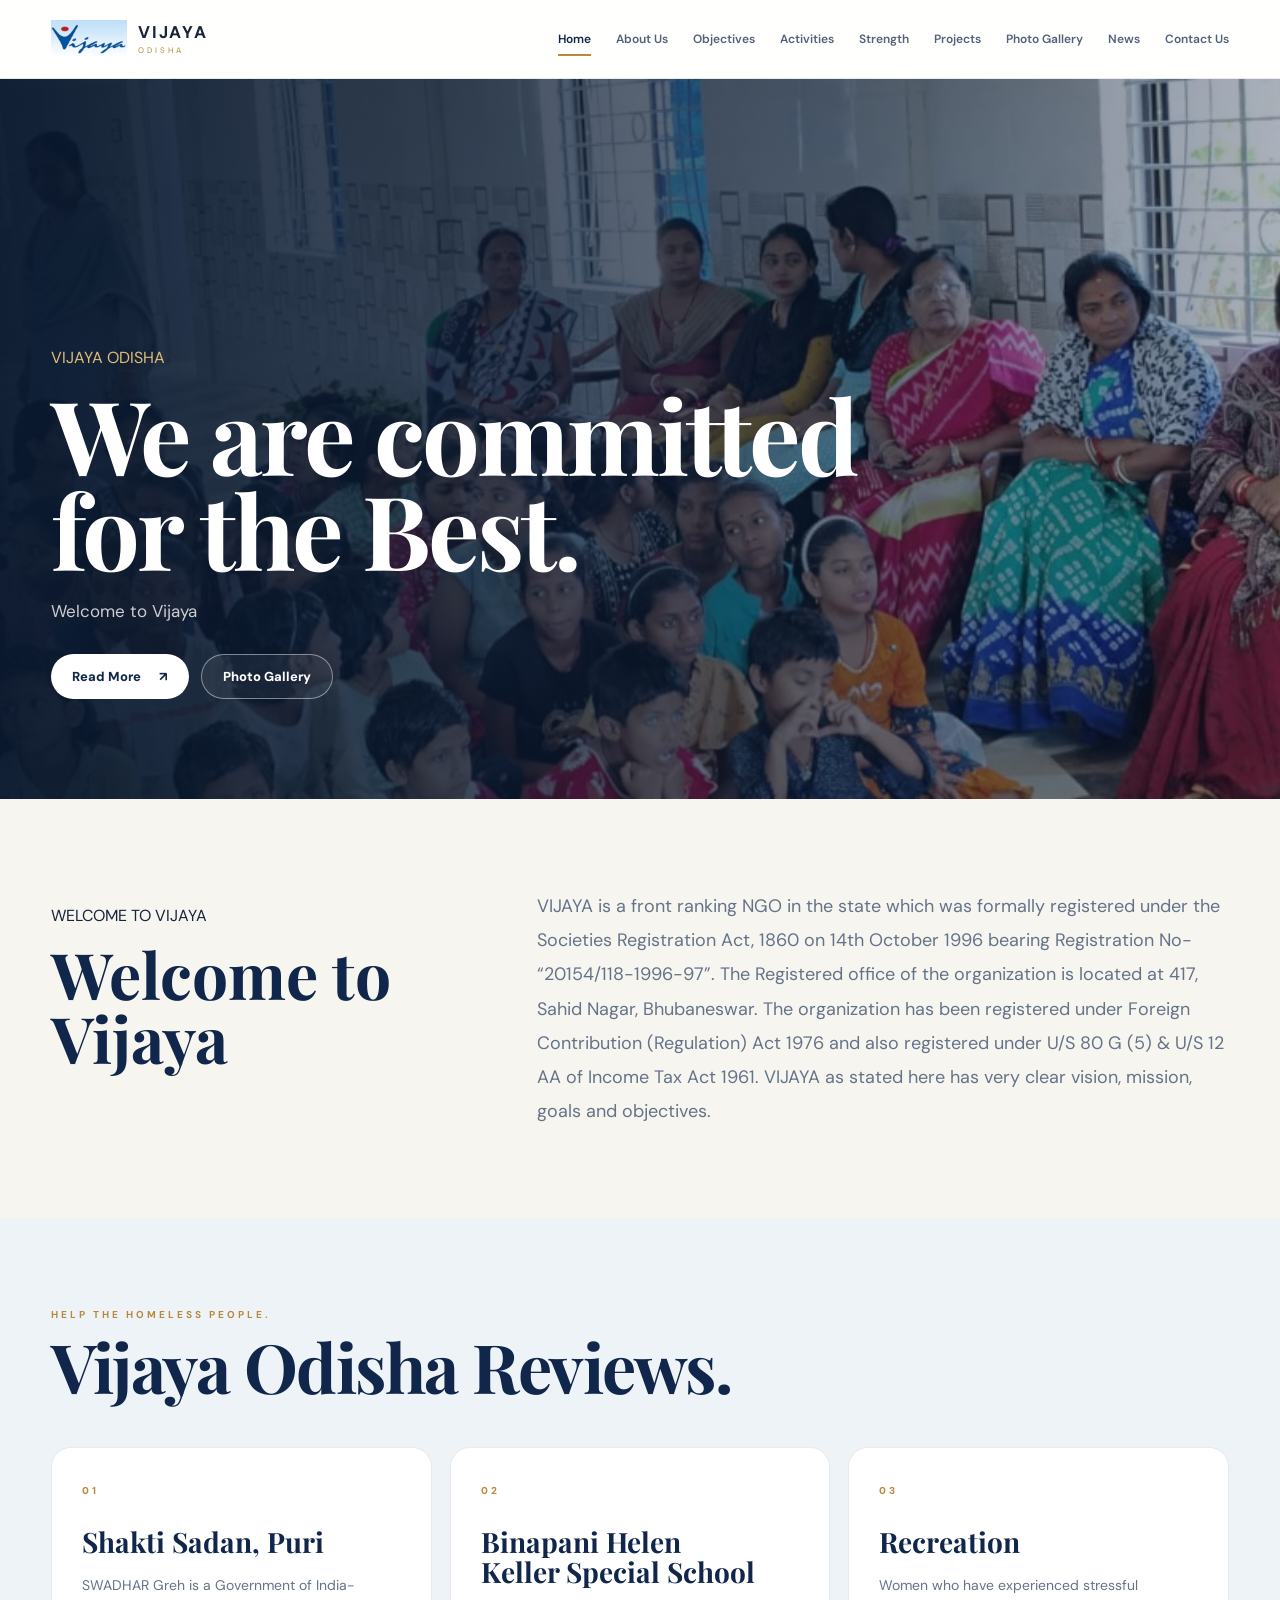
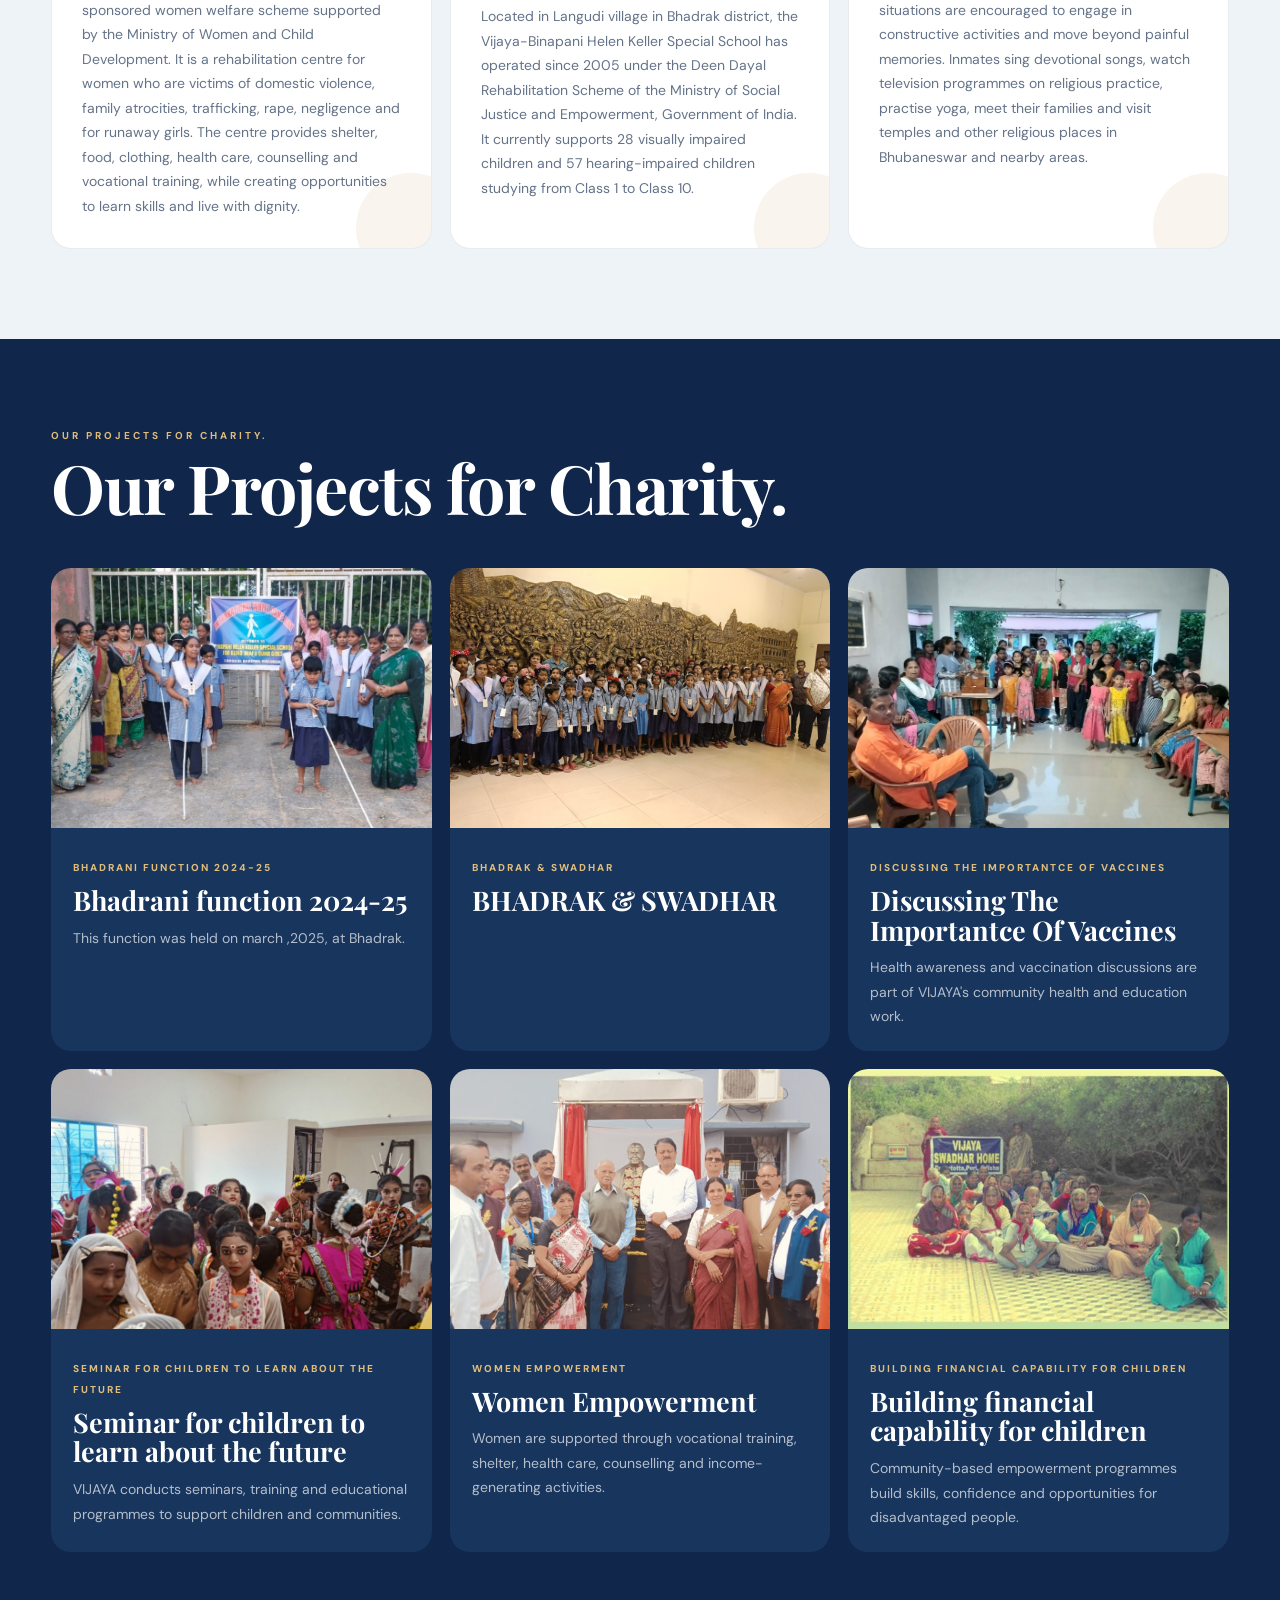
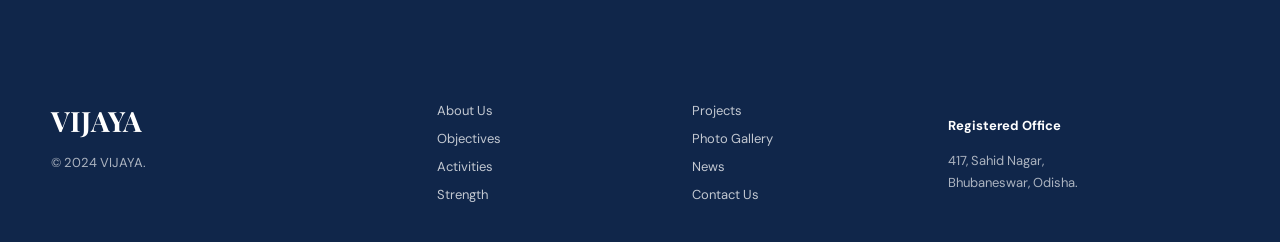
<file: index.html>
<!doctype html>
<html lang="en">
  <head>
    <meta charset="utf-8" />
    <meta name="viewport" content="width=device-width,initial-scale=1" />
    <title>Home | Vijaya</title>
    <link rel="preconnect" href="https://fonts.googleapis.com" />
    <link rel="preconnect" href="https://fonts.gstatic.com" crossorigin />
    <link
      href="https://fonts.googleapis.com/css2?family=DM+Sans:wght@400;500;600;700;800&family=Playfair+Display:wght@500;600;700&display=swap"
      rel="stylesheet"
    />
    <link rel="stylesheet" href="css/style.css" />
    <link rel="stylesheet" href="css/site-pages.css" />
  </head>
  <body>
    <a class="skip-link" href="#main">Skip to content</a>
    <header class="site-header">
      <div class="container nav">
        <a class="brand" href="index.html" aria-label="VIJAYA home">
          <img class="brand-mark" src="logo.jpg" alt="VIJAYA logo" />
          <span class="brand-copy">
            <strong>VIJAYA</strong><small>ODISHA</small></span></a>
        <button
          class="menu-toggle"
          type="button"
          aria-label="Open navigation"
          aria-expanded="false">
          <span></span><span></span><span></span>
        </button>
        <nav class="nav-links" aria-label="Primary navigation">
          <a href="index.html">Home</a><a href="about-us.html">About Us</a
          ><a href="objectives.html">Objectives</a
          ><a href="activities.html">Activities</a
          ><a href="strength.html">Strength</a
          ><a href="projects.html">Projects</a
          ><a href="photo-gallery.html">Photo Gallery</a
          ><a href="news.html">News</a><a href="contact.html">Contact Us</a>
        </nav>
      </div>
    </header>
    <main id="main" class="page-main">
      <section class="home-hero">
        <img src="assets\images\2026\photo-07.jpg" alt="Vijaya Odisha" />
        <div class="home-hero-content">
          <p class="eyebrow"><span></span> VIJAYA ODISHA</p>
          <h1>We are committed for the Best.</h1>
          <p class="home-hero-note">Welcome to Vijaya</p>
          <div class="home-actions">
            <a class="home-button primary" href="about-us.html"
              >Read More <span>↗</span></a
            ><a class="home-button secondary" href="photo-gallery.html"
              >Photo Gallery</a
            >
          </div>
        </div>
      </section>
      <section class="page-section">
        <div class="container home-intro">
          <div class="intro-title">
            <p class="eyebrow"><span></span> WELCOME TO VIJAYA</p>
            <h2>Welcome to Vijaya</h2>
          </div>
          <p class="lead-copy">
            VIJAYA is a front ranking NGO in the state which was formally
            registered under the Societies Registration Act, 1860 on 14th
            October 1996 bearing Registration No- “20154/118-1996-97”. The
            Registered office of the organization is located at 417, Sahid
            Nagar, Bhubaneswar. The organization has been registered under
            Foreign Contribution (Regulation) Act 1976 and also registered under
            U/S 80 G (5) &amp; U/S 12 AA of Income Tax Act 1961. VIJAYA as
            stated here has very clear vision, mission, goals and objectives.
          </p>
        </div>
      </section>
      <section class="page-section soft-section">
        <div class="container">
          <div class="page-heading">
            <p class="small-label">Help the homeless people.</p>
            <h2>Vijaya Odisha Reviews.</h2>
          </div>
          <div class="causes-grid">
            <article class="cause-card">
              <span class="number">01</span>
              <h3>Shakti Sadan, Puri</h3>
              <p>
                SWADHAR Greh is a Government of India-sponsored women welfare
                scheme supported by the Ministry of Women and Child
                Development. It is a rehabilitation centre for women who are
                victims of domestic violence, family atrocities, trafficking,
                rape, negligence and for runaway girls. The centre provides
                shelter, food, clothing, health care, counselling and
                vocational training, while creating opportunities to learn
                skills and live with dignity.
              </p>
            </article>
            <article class="cause-card">
              <span class="number">02</span>
              <h3>Binapani Helen Keller Special School</h3>
              <p>
                Located in Langudi village in Bhadrak district, the
                Vijaya-Binapani Helen Keller Special School has operated since
                2005 under the Deen Dayal Rehabilitation Scheme of the
                Ministry of Social Justice and Empowerment, Government of
                India. It currently supports 28 visually impaired children and
                57 hearing-impaired children studying from Class 1 to Class 10.
              </p>
            </article>
            <article class="cause-card">
              <span class="number">03</span>
              <h3>Recreation</h3>
              <p>
                Women who have experienced stressful situations are encouraged
                to engage in constructive activities and move beyond painful
                memories. Inmates sing devotional songs, watch television
                programmes on religious practice, practise yoga, meet their
                families and visit temples and other religious places in
                Bhubaneswar and nearby areas.
              </p>
            </article>
          </div>
        </div>
      </section>
      <section class="page-section home-projects">
        <div class="container">
          <div class="page-heading">
            <p class="small-label">Our Projects for Charity.</p>
            <h2>Our Projects for Charity.</h2>
          </div>
          <div class="home-project-grid">
            <article class="home-project-card">
              <img
                src="assets\images\2025\photo-09.jpg"
                alt="Bhadrani function 2024-25"
              />
              <div class="project-body">
                <span>Bhadrani function 2024-25</span>
                <h3>Bhadrani function 2024-25</h3>
                <p>This function was held on march ,2025, at Bhadrak.</p>
              </div>
            </article>
            <article class="home-project-card">
              <img
                src="assets\images\2026\photo-08.jpg"
                alt="BHADRAK &amp; SWADHAR"
              />
              <div class="project-body">
                <span>BHADRAK &amp; SWADHAR</span>
                <h3>BHADRAK &amp; SWADHAR</h3>
              </div>
            </article>
            <article class="home-project-card">
              <img
                src="assets\images\2026\photo-06.jpg"
                alt="Discussing The Importantce Of Vaccines"
              />
              <div class="project-body">
                <span>Discussing The Importantce Of Vaccines</span>
                <h3>Discussing The Importantce Of Vaccines</h3>
                <p>
                  Health awareness and vaccination discussions are part of
                  VIJAYA's community health and education work.
                </p>
              </div>
            </article>
            <article class="home-project-card">
              <img
                src="assets\images\2025\photo-03.jpg"
                alt="Seminar for children to learn about the future"
              />
              <div class="project-body">
                <span>Seminar for children to learn about the future</span>
                <h3>Seminar for children to learn about the future</h3>
                <p>
                  VIJAYA conducts seminars, training and educational
                  programmes to support children and communities.
                </p>
              </div>
            </article>
            <article class="home-project-card">
              <img
                src="assets\images\2025\photo-05.jpg"
                alt="Women Empowerment"
              />
              <div class="project-body">
                <span>Women Empowerment</span>
                <h3>Women Empowerment</h3>
                <p>
                  Women are supported through vocational training, shelter,
                  health care, counselling and income-generating activities.
                </p>
              </div>
            </article>
            <article class="home-project-card">
              <img
                src="assets\images\2026\photo-01.jpg"
                alt="Building financial capability for children"
              />
              <div class="project-body">
                <span>Building financial capability for children</span>
                <h3>Building financial capability for children</h3>
                <p>
                  Community-based empowerment programmes build skills,
                  confidence and opportunities for disadvantaged people.
                </p>
              </div>
            </article>
          </div>
        </div>
      </section>
    </main>
    <footer class="site-footer">
      <div class="container footer-grid">
        <div>
          <a class="footer-brand" href="index.html">VIJAYA</a>
          <p>© 2024 VIJAYA.</p>
        </div>
        <div class="footer-links">
          <a href="about-us.html">About Us</a
          ><a href="objectives.html">Objectives</a
          ><a href="activities.html">Activities</a
          ><a href="strength.html">Strength</a>
        </div>
        <div class="footer-links">
          <a href="projects.html">Projects</a>
          <a href="photo-gallery.html">Photo Gallery</a>
          <a href="news.html">News</a>
          <a href="contact.html">Contact Us</a>
        </div>
        <div>
          <p class="footer-title">Registered Office</p>
          <p>417, Sahid Nagar,<br />Bhubaneswar, Odisha.</p>
        </div>
      </div>
    </footer>
    <script src="js/script.js"></script>
  </body>
</html>
</file>
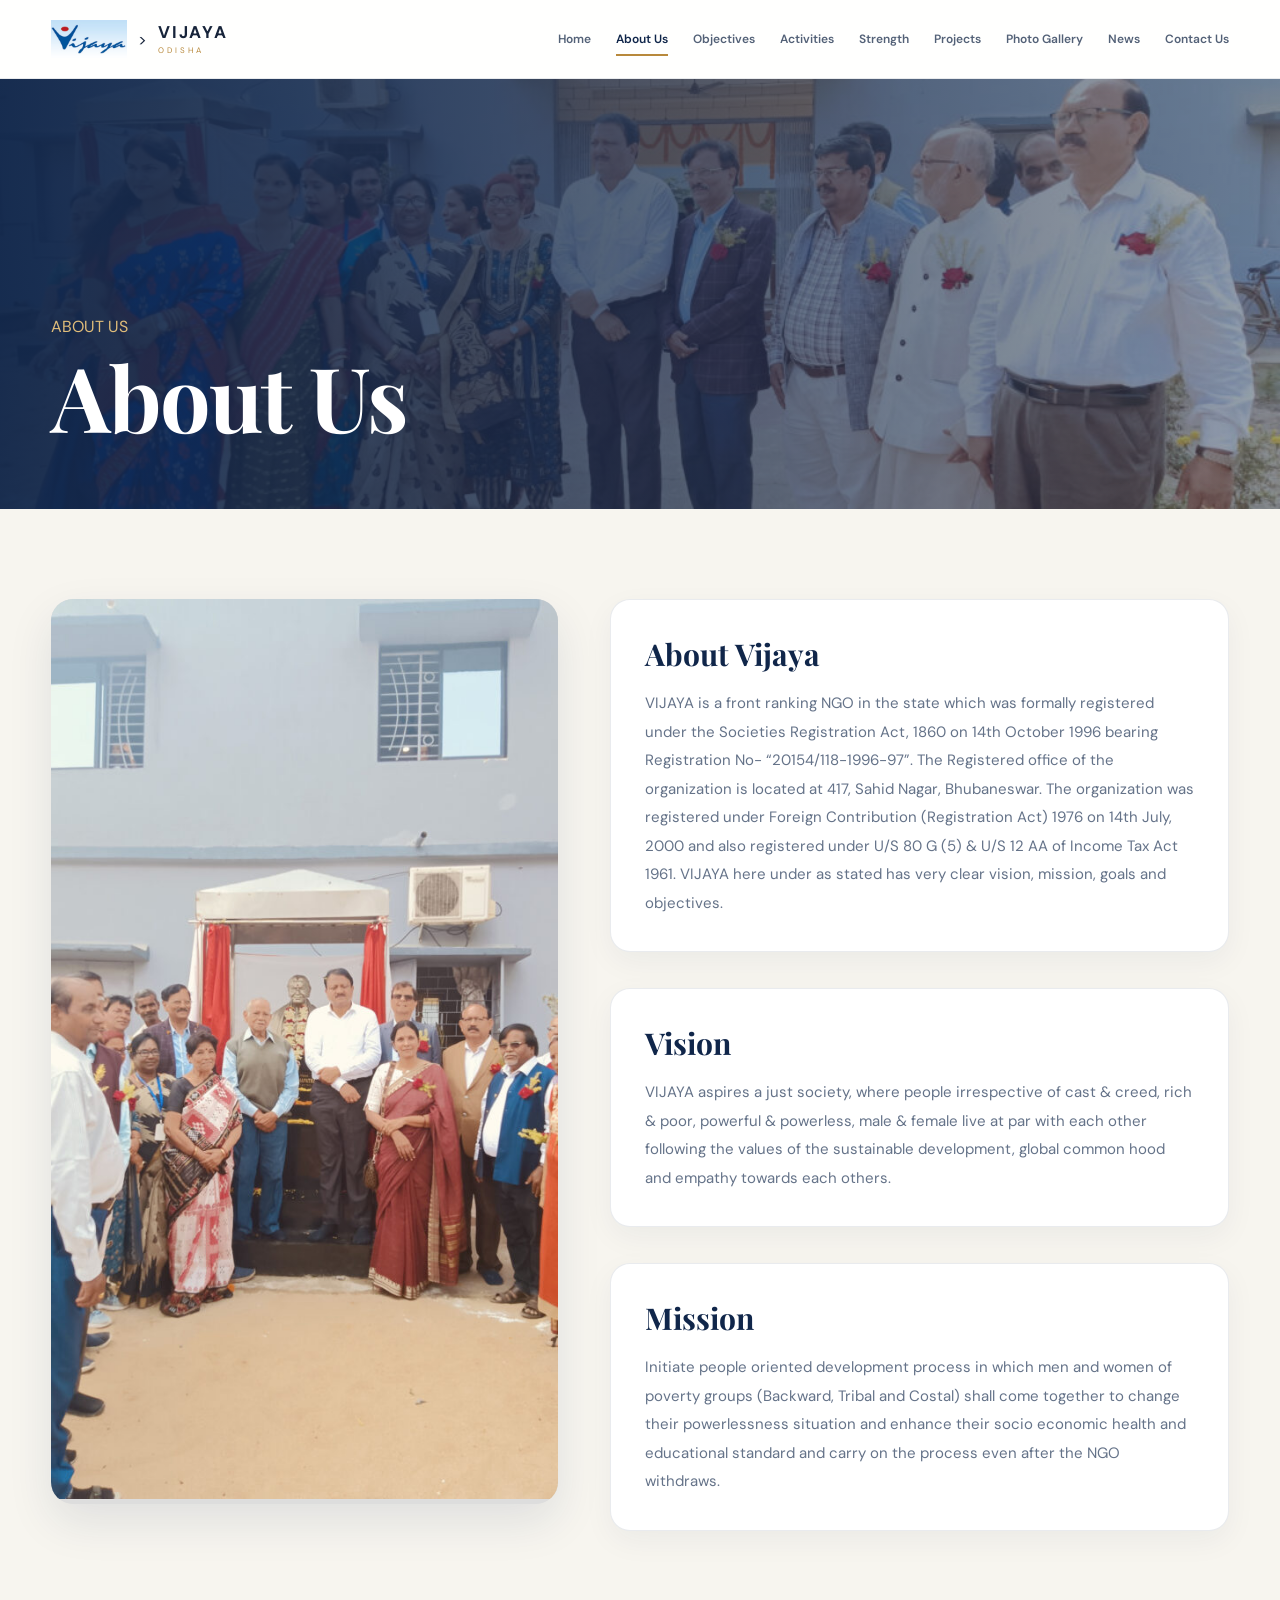
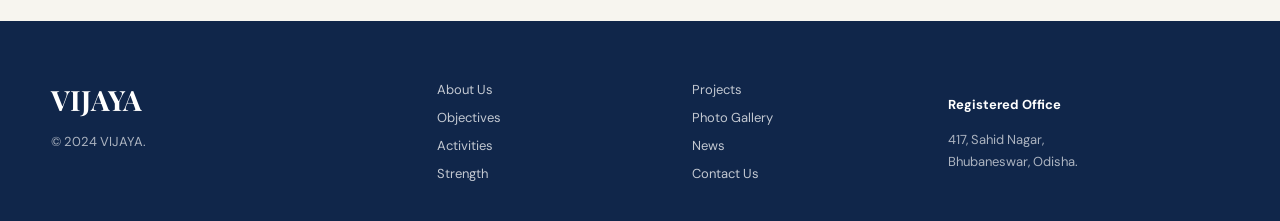
<file: about-us.html>
<!doctype html>
<html lang="en">
  <head>
    <meta charset="utf-8" />
    <meta name="viewport" content="width=device-width,initial-scale=1" />
    <title>About Us | Vijaya</title>
    <link rel="preconnect" href="https://fonts.googleapis.com" />
    <link rel="preconnect" href="https://fonts.gstatic.com" crossorigin />
    <link
      href="https://fonts.googleapis.com/css2?family=DM+Sans:wght@400;500;600;700;800&family=Playfair+Display:wght@500;600;700&display=swap"
      rel="stylesheet"
    />
    <link rel="stylesheet" href="css/style.css" />
    <link rel="stylesheet" href="css/site-pages.css" />
  </head>
  <body>
    <a class="skip-link" href="#main">Skip to content</a>
    <header class="site-header">
      <div class="container nav">
        <a class="brand" href="index.html" aria-label="VIJAYA home"
          ><img class="brand-mark" src="logo.jpg" alt="VIJAYA logo" />
          ><span class="brand-copy"
            ><strong>VIJAYA</strong><small>ODISHA</small></span
          ></a
        ><button
          class="menu-toggle"
          type="button"
          aria-label="Open navigation"
          aria-expanded="false"
        >
          <span></span><span></span><span></span>
        </button>
        <nav class="nav-links" aria-label="Primary navigation">
          <a href="index.html">Home</a>
          <a href="about-us.html">About Us</a>
          <a href="objectives.html">Objectives</a>
          <a href="activities.html">Activities</a>
          <a href="strength.html">Strength</a>
          <a href="projects.html">Projects</a>
          <a href="photo-gallery.html">Photo Gallery</a>
          <a href="news.html">News</a><a href="contact.html">Contact Us</a>
        </nav>
      </div>
    </header>
    <main id="main" class="page-main">
      <section class="page-hero">
        <img
          src="assets\images\2025\photo-07.jpg"
          alt="Vijaya community programme"
        />
        <div class="page-hero-content">
          <p class="eyebrow"><span></span> ABOUT US</p>
          <h1>About Us</h1>
        </div>
      </section>
      <section class="page-section">
        <div class="container about-layout">
          <div class="about-photo">
            <img
              src="assets\images\2025\photo-05.jpg"
              alt="Vijaya community programme"
            />
          </div>
          <div class="about-copy">
            <div class="prose-card">
              <h3>About Vijaya</h3>
              <p>
                VIJAYA is a front ranking NGO in the state which was formally
                registered under the Societies Registration Act, 1860 on 14th
                October 1996 bearing Registration No- “20154/118-1996-97”. The
                Registered office of the organization is located at 417, Sahid
                Nagar, Bhubaneswar. The organization was registered under
                Foreign Contribution (Registration Act) 1976 on 14th July, 2000
                and also registered under U/S 80 G (5) & U/S 12 AA of Income Tax
                Act 1961. VIJAYA here under as stated has very clear vision,
                mission, goals and objectives.
              </p>
            </div>
            <div class="prose-card">
              <h3>Vision</h3>
              <p>
                VIJAYA aspires a just society, where people irrespective of cast
                & creed, rich & poor, powerful & powerless, male & female live
                at par with each other following the values of the sustainable
                development, global common hood and empathy towards each others.
              </p>
            </div>
            <div class="prose-card">
              <h3>Mission</h3>
              <p>
                Initiate people oriented development process in which men and
                women of poverty groups (Backward, Tribal and Costal) shall come
                together to change their powerlessness situation and enhance
                their socio economic health and educational standard and carry
                on the process even after the NGO withdraws.
              </p>
            </div>
          </div>
        </div>
      </section>
    </main>
    <footer class="site-footer">
      <div class="container footer-grid">
        <div>
          <a class="footer-brand" href="index.html">VIJAYA</a>
          <p>© 2024 VIJAYA.</p>
        </div>
        <div class="footer-links">
          <a href="about-us.html">About Us</a>
          <a href="objectives.html">Objectives</a>
          <a href="activities.html">Activities</a>
          <a href="strength.html">Strength</a>
        </div>
        <div class="footer-links">
          <a href="projects.html">Projects</a>
          <a href="photo-gallery.html">Photo Gallery</a>
          <a href="news.html">News</a>
          <a href="contact.html">Contact Us</a>
        </div>
        <div>
          <p class="footer-title">Registered Office</p>
          <p>417, Sahid Nagar,<br />Bhubaneswar, Odisha.</p>
        </div>
      </div>
    </footer>
    <script src="js/script.js"></script>
  </body>
</html>
</file>
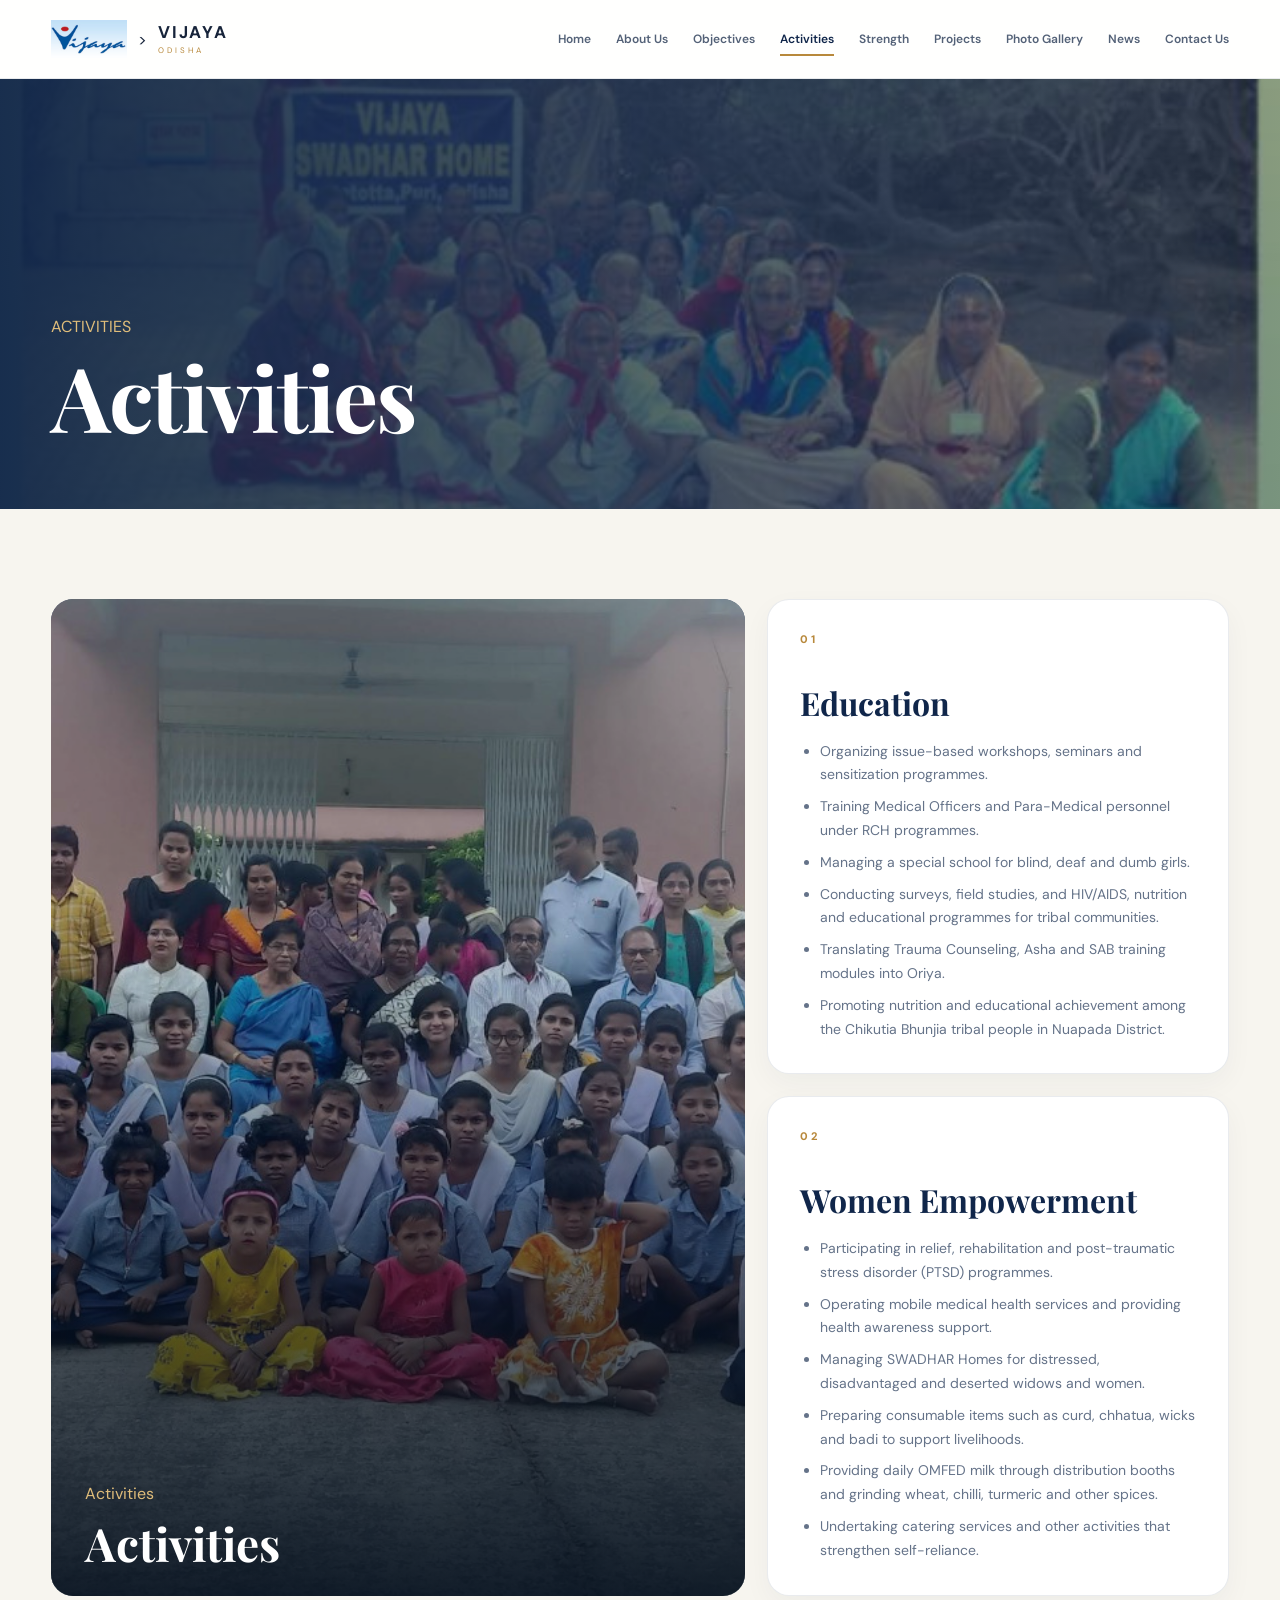
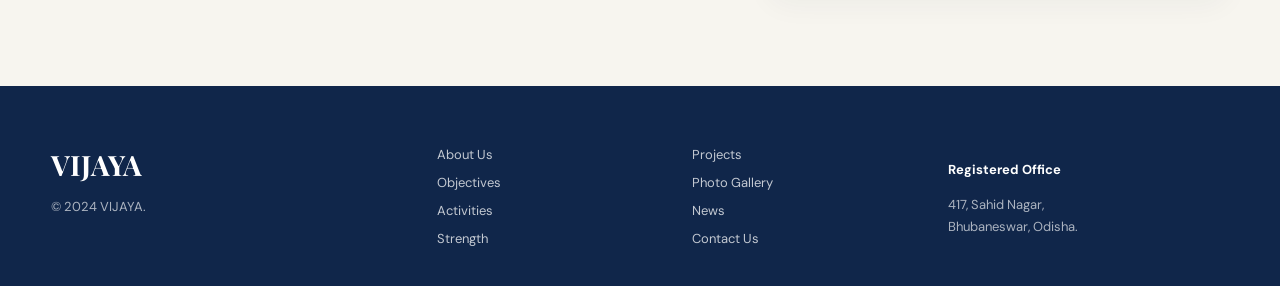
<file: activities.html>
<!doctype html>
<html lang="en">
  <head>
    <meta charset="utf-8" />
    <meta name="viewport" content="width=device-width,initial-scale=1" />
    <title>Activities | Vijaya</title>
    <link rel="preconnect" href="https://fonts.googleapis.com" />
    <link rel="preconnect" href="https://fonts.gstatic.com" crossorigin />
    <link
      href="https://fonts.googleapis.com/css2?family=DM+Sans:wght@400;500;600;700;800&family=Playfair+Display:wght@500;600;700&display=swap"
      rel="stylesheet"
    />
    <link rel="stylesheet" href="css/style.css" />
    <link rel="stylesheet" href="css/site-pages.css" />
  </head>
  <body>
    <a class="skip-link" href="#main">Skip to content</a>
    <header class="site-header">
      <div class="container nav">
        <a class="brand" href="index.html" aria-label="VIJAYA home"
          ><img class="brand-mark" src="logo.jpg" alt="VIJAYA logo" />
          ><span class="brand-copy"
            ><strong>VIJAYA</strong><small>ODISHA</small></span
          ></a
        ><button
          class="menu-toggle"
          type="button"
          aria-label="Open navigation"
          aria-expanded="false"
        >
          <span></span><span></span><span></span>
        </button>
        <nav class="nav-links" aria-label="Primary navigation">
          <a href="index.html">Home</a><a href="about-us.html">About Us</a
          ><a href="objectives.html">Objectives</a
          ><a href="activities.html">Activities</a
          ><a href="strength.html">Strength</a
          ><a href="projects.html">Projects</a
          ><a href="photo-gallery.html">Photo Gallery</a
          ><a href="news.html">News</a><a href="contact.html">Contact Us</a>
        </nav>
      </div>
    </header>
    <main id="main" class="page-main">
      <section class="page-hero">
        <img
          src="assets\images\2026\photo-01.jpg"
          alt="Vijaya activity"
        />
        <div class="page-hero-content">
          <p class="eyebrow"><span></span> ACTIVITIES</p>
          <h1>Activities</h1>
        </div>
      </section>
      <section class="page-section">
        <div class="container feature-layout">
          <div class="feature-panel">
            <img
              src="assets\images\2026\photo-02.jpg"
              alt="Vijaya activity"
            />
            <div class="feature-panel-content">
              <p class="small-label">Activities</p>
              <h2>Activities</h2>
            </div>
          </div>
          <div class="side-stack">
            <div class="side-card">
              <span class="number">01</span>
              <h3>Education</h3>
              <ul>
                <li>Organizing issue-based workshops, seminars and sensitization programmes.</li>
                <li>Training Medical Officers and Para-Medical personnel under RCH programmes.</li>
                <li>Managing a special school for blind, deaf and dumb girls.</li>
                <li>Conducting surveys, field studies, and HIV/AIDS, nutrition and educational programmes for tribal communities.</li>
                <li>Translating Trauma Counseling, Asha and SAB training modules into Oriya.</li>
                <li>Promoting nutrition and educational achievement among the Chikutia Bhunjia tribal people in Nuapada District.</li>
              </ul>
            </div>
            <div class="side-card">
              <span class="number">02</span>
              <h3>Women Empowerment</h3>
              <ul>
                <li>Participating in relief, rehabilitation and post-traumatic stress disorder (PTSD) programmes.</li>
                <li>Operating mobile medical health services and providing health awareness support.</li>
                <li>Managing SWADHAR Homes for distressed, disadvantaged and deserted widows and women.</li>
                <li>Preparing consumable items such as curd, chhatua, wicks and badi to support livelihoods.</li>
                <li>Providing daily OMFED milk through distribution booths and grinding wheat, chilli, turmeric and other spices.</li>
                <li>Undertaking catering services and other activities that strengthen self-reliance.</li>
              </ul>
            </div>
          </div>
        </div>
      </section>
    </main>
    <footer class="site-footer">
      <div class="container footer-grid">
        <div>
          <a class="footer-brand" href="index.html">VIJAYA</a>
          <p>© 2024 VIJAYA.</p>
        </div>
        <div class="footer-links">
          <a href="about-us.html">About Us</a
          ><a href="objectives.html">Objectives</a
          ><a href="activities.html">Activities</a
          ><a href="strength.html">Strength</a>
        </div>
        <div class="footer-links">
          <a href="projects.html">Projects</a
          ><a href="photo-gallery.html">Photo Gallery</a
          ><a href="news.html">News</a><a href="contact.html">Contact Us</a>
        </div>
        <div>
          <p class="footer-title">Registered Office</p>
          <p>417, Sahid Nagar,<br />Bhubaneswar, Odisha.</p>
        </div>
      </div>
    </footer>
    <script src="js/script.js"></script>
  </body>
</html>
</file>
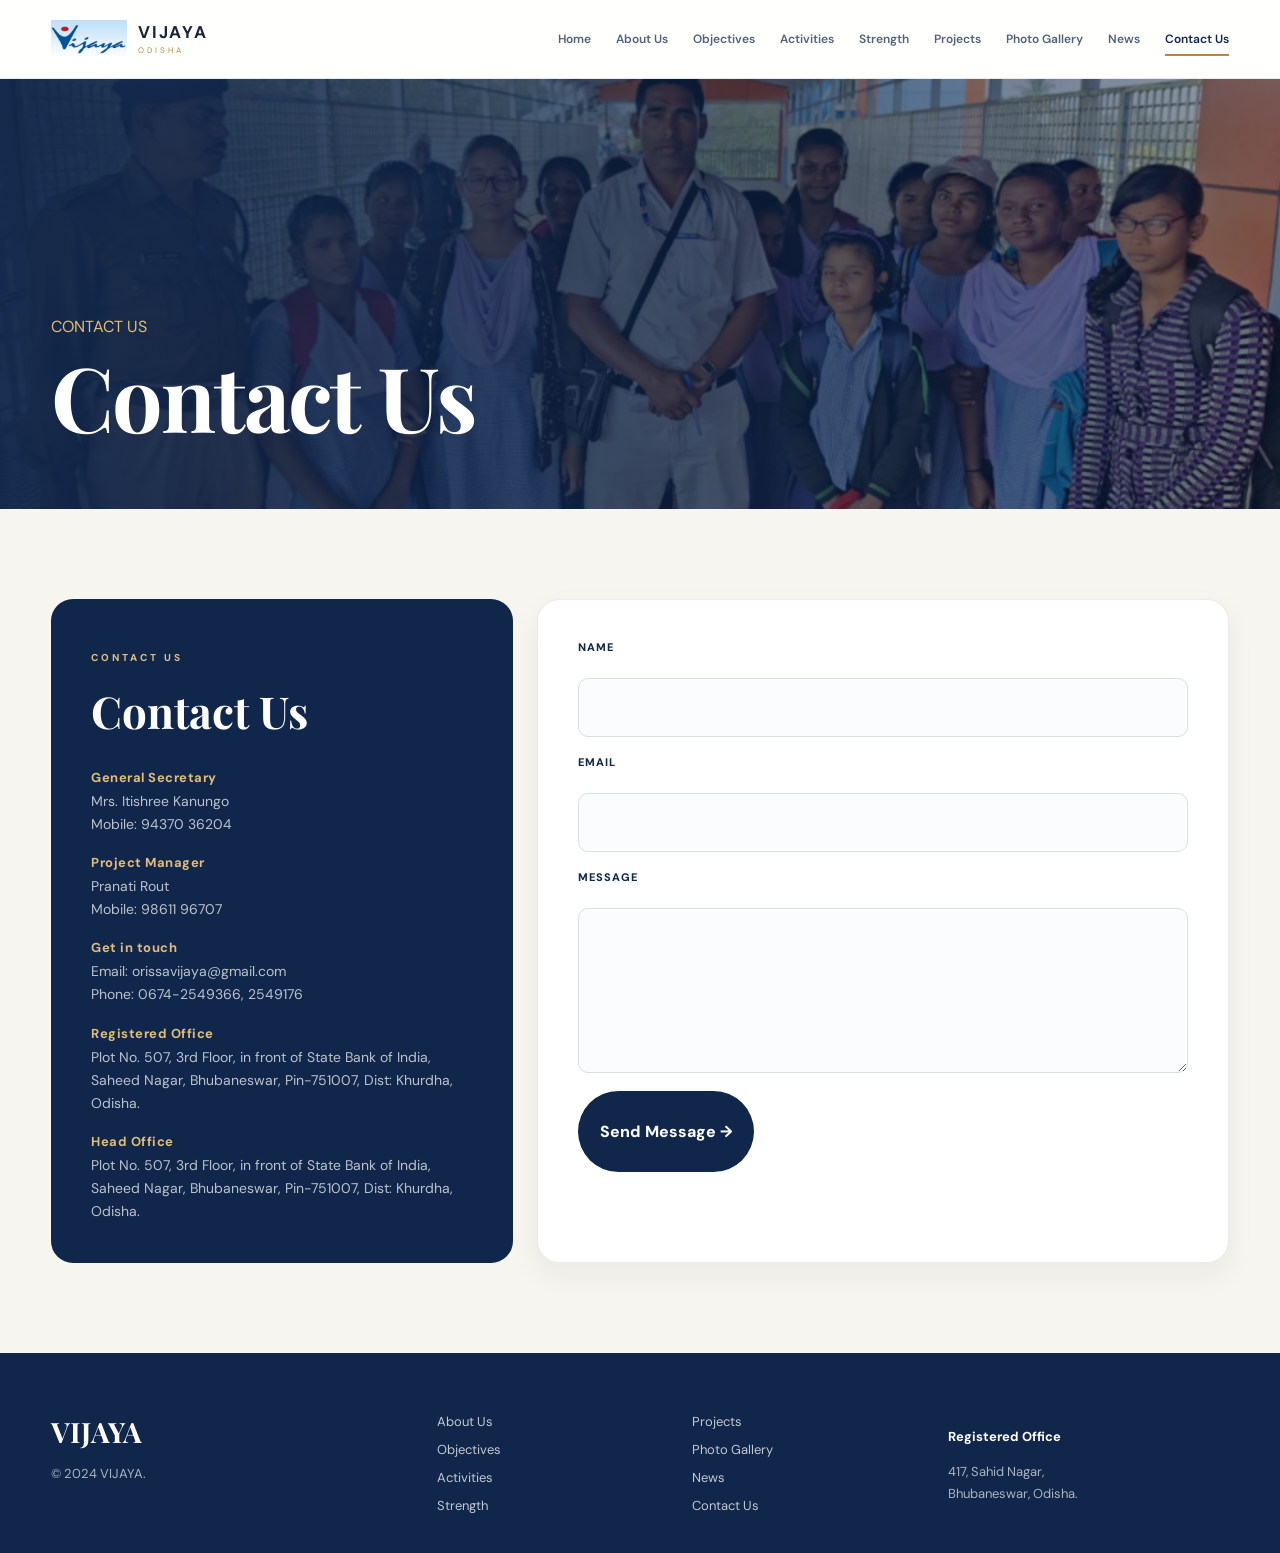
<file: contact.html>
<!doctype html>
<html lang="en">
  <head>
    <meta charset="utf-8" />
    <meta name="viewport" content="width=device-width,initial-scale=1" />
    <title>Contact Us | Vijaya</title>
    <link rel="preconnect" href="https://fonts.googleapis.com" />
    <link rel="preconnect" href="https://fonts.gstatic.com" crossorigin />
    <link
      href="https://fonts.googleapis.com/css2?family=DM+Sans:wght@400;500;600;700;800&family=Playfair+Display:wght@500;600;700&display=swap"
      rel="stylesheet"
    />
    <link rel="stylesheet" href="css/style.css" />
    <link rel="stylesheet" href="css/site-pages.css" />
  </head>
  <body>
    <a class="skip-link" href="#main">Skip to content</a>
    <header class="site-header">
      <div class="container nav">
        <a class="brand" href="index.html" aria-label="VIJAYA home">
          <img class="brand-mark" src="logo.jpg" alt="VIJAYA logo" />
          <span class="brand-copy">
            <strong>VIJAYA</strong><small>ODISHA</small></span></a>
        <button
          class="menu-toggle"
          type="button"
          aria-label="Open navigation"
          aria-expanded="false"
        >
          <span></span><span></span><span></span>
        </button>
        <nav class="nav-links" aria-label="Primary navigation">
          <a href="index.html">Home</a>
          <a href="about-us.html">About Us</a>
          <a href="objectives.html">Objectives</a>
          <a href="activities.html">Activities</a>
          <a href="strength.html">Strength</a>
          <a href="projects.html">Projects</a>
          <a href="photo-gallery.html">Photo Gallery</a>
          <a href="news.html">News</a>
          <a href="contact.html">Contact Us</a>
        </nav>
      </div>
    </header>
    <main id="main" class="page-main">
      <section class="page-hero">
        <img
          src="assets\images\2026\photo-04.jpg"
          alt="Vijaya community programme"
        />
        <div class="page-hero-content">
          <p class="eyebrow"><span></span> CONTACT US</p>
          <h1>Contact Us</h1>
        </div>
      </section>
      <section class="page-section">
        <div class="container contact-layout">
          <div class="contact-info">
            <p class="small-label">Contact Us</p>
            <h2>Contact Us</h2>
            <div class="contact-detail-group">
              <h3>General Secretary</h3>
              <p>Mrs. Itishree Kanungo<br />Mobile: 94370 36204</p>
            </div>
            <div class="contact-detail-group">
              <h3>Project Manager</h3>
              <p>Pranati Rout<br />Mobile: 98611 96707</p>
            </div>
            <div class="contact-detail-group">
              <h3>Get in touch</h3>
              <p>
                Email: orissavijaya@gmail.com<br />
                Phone: 0674-2549366, 2549176
              </p>
            </div>
            <div class="contact-detail-group">
              <h3>Registered Office</h3>
              <p>
                Plot No. 507, 3rd Floor, in front of State Bank of India,
                Saheed Nagar, Bhubaneswar, Pin-751007, Dist: Khurdha, Odisha.
              </p>
            </div>
            <div class="contact-detail-group">
              <h3>Head Office</h3>
              <p>
                Plot No. 507, 3rd Floor, in front of State Bank of India,
                Saheed Nagar, Bhubaneswar, Pin-751007, Dist: Khurdha, Odisha.
              </p>
            </div>
          </div>
          <form class="contact-form-page" id="contactForm">
            <div class="form-field">
              <label for="name">Name</label
              ><input id="name" name="name" required />
            </div>
            <div class="form-field">
              <label for="email">Email</label
              ><input id="email" type="email" name="email" required />
            </div>
            <div class="form-field">
              <label for="message">Message</label
              ><textarea
                id="message"
                name="message"
                rows="6"
                required
              ></textarea>
            </div>
            <button class="form-submit" type="submit">
              Send Message <span>→</span>
            </button>
            <p id="status" aria-live="polite"></p>
          </form>
        </div>
      </section>
    </main>
    <footer class="site-footer">
      <div class="container footer-grid">
        <div>
          <a class="footer-brand" href="index.html">VIJAYA</a>
          <p>© 2024 VIJAYA.</p>
        </div>
        <div class="footer-links">
          <a href="about-us.html">About Us</a>
          <a href="objectives.html">Objectives</a>
          <a href="activities.html">Activities</a>
          <a href="strength.html">Strength</a>
        </div>
        <div class="footer-links">
          <a href="projects.html">Projects</a>
          <a href="photo-gallery.html">Photo Gallery</a>
          <a href="news.html">News</a>
          <a href="contact.html">Contact Us</a>
        </div>
        <div>
          <p class="footer-title">Registered Office</p>
          <p>417, Sahid Nagar,<br />Bhubaneswar, Odisha.</p>
        </div>
      </div>
    </footer>
    <script src="js/script.js"></script>
  </body>
</html>
</file>
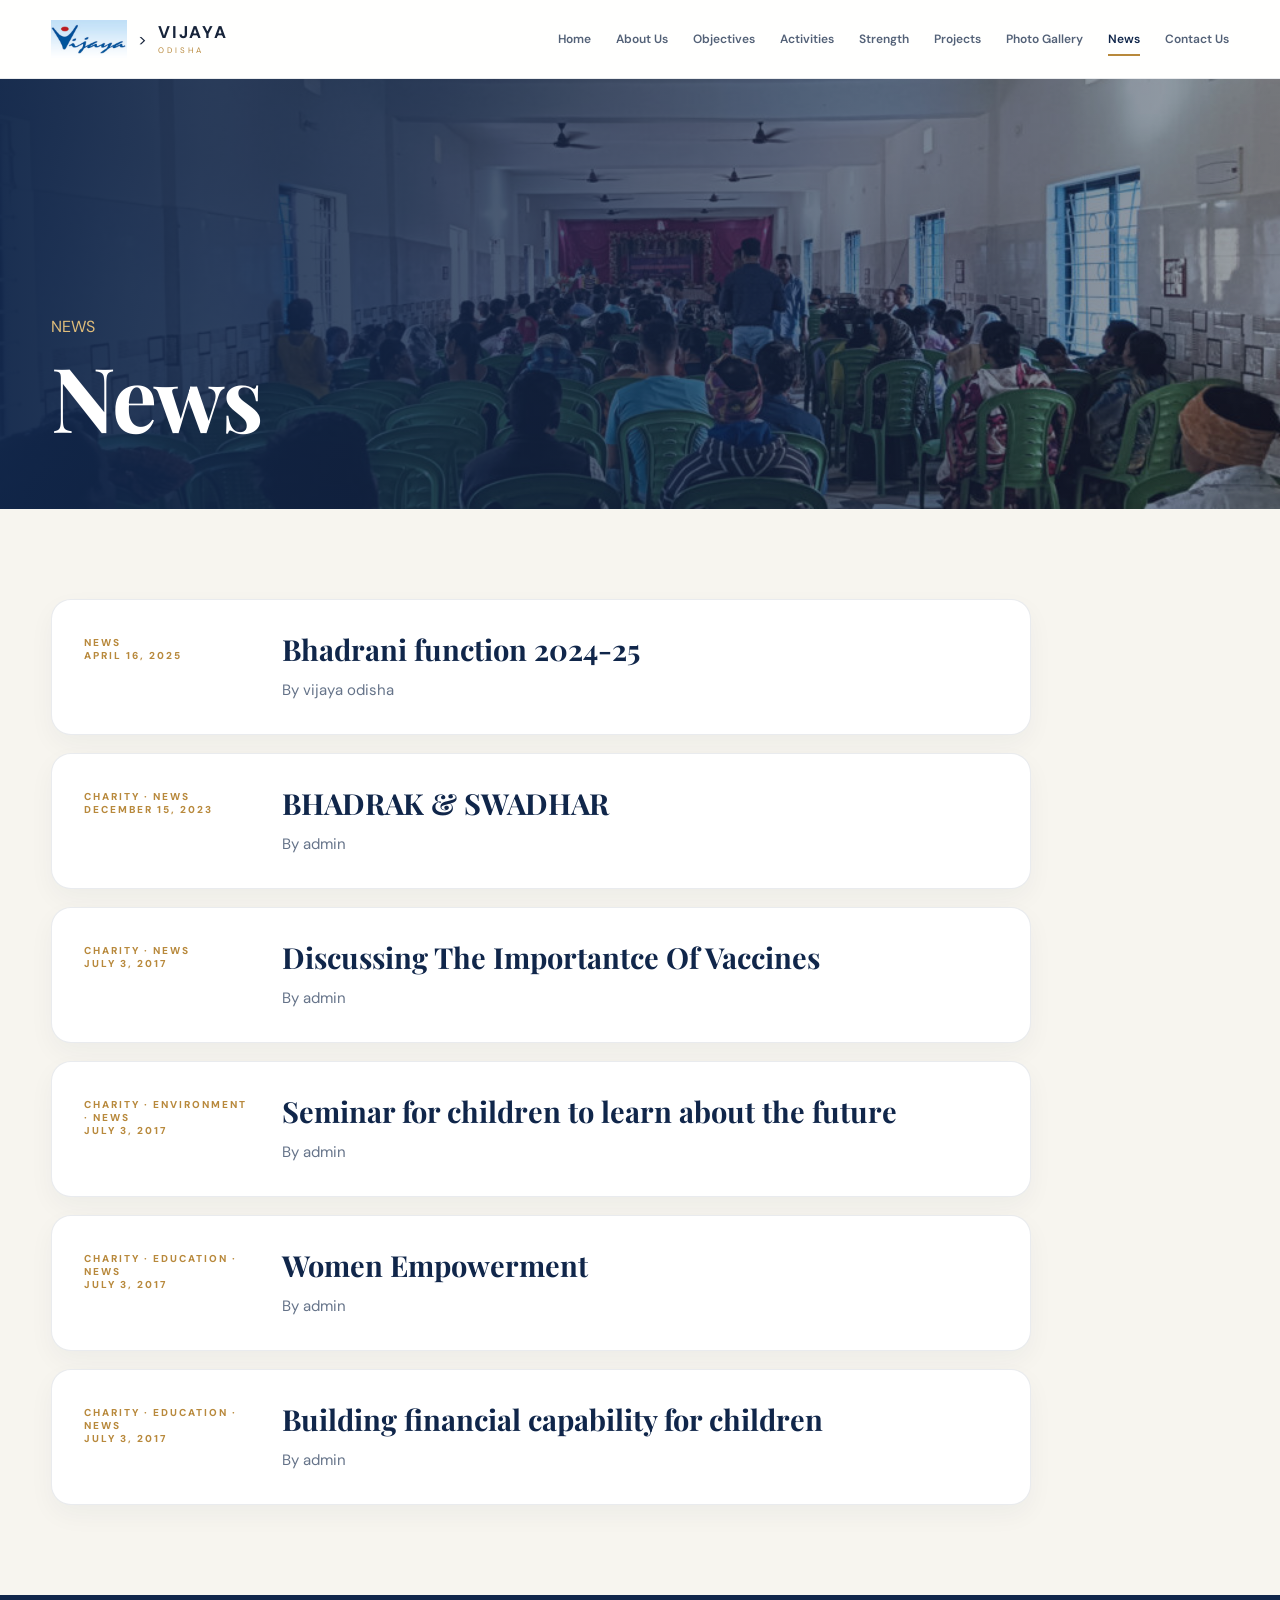
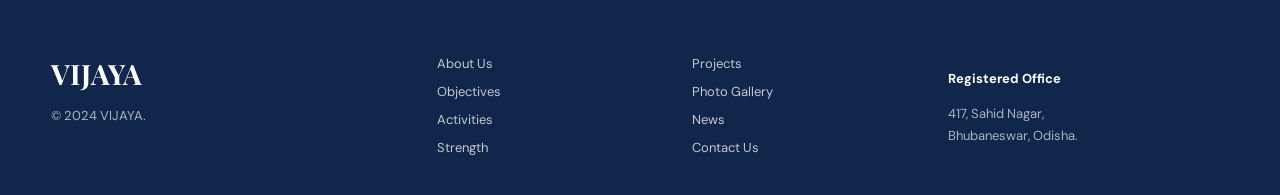
<file: news.html>
<!doctype html>
<html lang="en">
  <head>
    <meta charset="utf-8" />
    <meta name="viewport" content="width=device-width,initial-scale=1" />
    <title>News | Vijaya</title>
    <link rel="preconnect" href="https://fonts.googleapis.com" />
    <link rel="preconnect" href="https://fonts.gstatic.com" crossorigin />
    <link
      href="https://fonts.googleapis.com/css2?family=DM+Sans:wght@400;500;600;700;800&family=Playfair+Display:wght@500;600;700&display=swap"
      rel="stylesheet"
    />
    <link rel="stylesheet" href="css/style.css" />
    <link rel="stylesheet" href="css/site-pages.css" />
  </head>
  <body>
    <a class="skip-link" href="#main">Skip to content</a>
    <header class="site-header">
      <div class="container nav">
        <a class="brand" href="index.html" aria-label="VIJAYA home"
          ><img class="brand-mark" src="logo.jpg" alt="VIJAYA logo" />
          ><span class="brand-copy"
            ><strong>VIJAYA</strong><small>ODISHA</small></span
          ></a
        ><button
          class="menu-toggle"
          type="button"
          aria-label="Open navigation"
          aria-expanded="false"
        >
          <span></span><span></span><span></span>
        </button>
        <nav class="nav-links" aria-label="Primary navigation">
          <a href="index.html">Home</a><a href="about-us.html">About Us</a
          ><a href="objectives.html">Objectives</a
          ><a href="activities.html">Activities</a
          ><a href="strength.html">Strength</a
          ><a href="projects.html">Projects</a
          ><a href="photo-gallery.html">Photo Gallery</a
          ><a href="news.html">News</a><a href="contact.html">Contact Us</a>
        </nav>
      </div>
    </header>
    <main id="main" class="page-main">
      <section class="page-hero">
        <img src="assets\images\2025\photo-04.jpg" alt="Vijaya news" />
        <div class="page-hero-content">
          <p class="eyebrow"><span></span> NEWS</p>
          <h1>News</h1>
        </div>
      </section>
      <section class="page-section">
        <div class="container">
          <div class="news-list-pages">
            <article class="news-card-page">
              <div class="news-label">News<br />April 16, 2025</div>
              <div>
                <h3>
                  Bhadrani function 2024-25
                </h3>
                <p>By vijaya odisha</p>
              </div>
            </article>
            <article class="news-card-page">
              <div class="news-label">Charity · News<br />December 15, 2023</div>
              <div>
                <h3>
                  BHADRAK &amp; SWADHAR
                </h3>
                <p>By admin</p>
              </div>
            </article>
            <article class="news-card-page">
              <div class="news-label">Charity · News<br />July 3, 2017</div>
              <div>
                <h3>
                  Discussing The Importantce Of Vaccines
                </h3>
                <p>By admin</p>
              </div>
            </article>
            <article class="news-card-page">
              <div class="news-label">Charity · Environment · News<br />July 3, 2017</div>
              <div>
                <h3>
                  Seminar for children to learn about the future
                </h3>
                <p>By admin</p>
              </div>
            </article>
            <article class="news-card-page">
              <div class="news-label">Charity · Education · News<br />July 3, 2017</div>
              <div>
                <h3>
                  Women Empowerment
                </h3>
                <p>By admin</p>
              </div>
            </article>
            <article class="news-card-page">
              <div class="news-label">Charity · Education · News<br />July 3, 2017</div>
              <div>
                <h3>
                  Building financial capability for children
                </h3>
                <p>By admin</p>
              </div>
            </article>
          </div>
        </div>
      </section>
    </main>
    <footer class="site-footer">
      <div class="container footer-grid">
        <div>
          <a class="footer-brand" href="index.html">VIJAYA</a>
          <p>© 2024 VIJAYA.</p>
        </div>
        <div class="footer-links">
          <a href="about-us.html">About Us</a
          ><a href="objectives.html">Objectives</a
          ><a href="activities.html">Activities</a
          ><a href="strength.html">Strength</a>
        </div>
        <div class="footer-links">
          <a href="projects.html">Projects</a
          ><a href="photo-gallery.html">Photo Gallery</a
          ><a href="news.html">News</a>
          <a href="contact.html">Contact Us</a>
        </div>
        <div>
          <p class="footer-title">Registered Office</p>
          <p>417, Sahid Nagar,<br />Bhubaneswar, Odisha.</p>
        </div>
      </div>
    </footer>
    <script src="js/script.js"></script>
  </body>
</html>
</file>
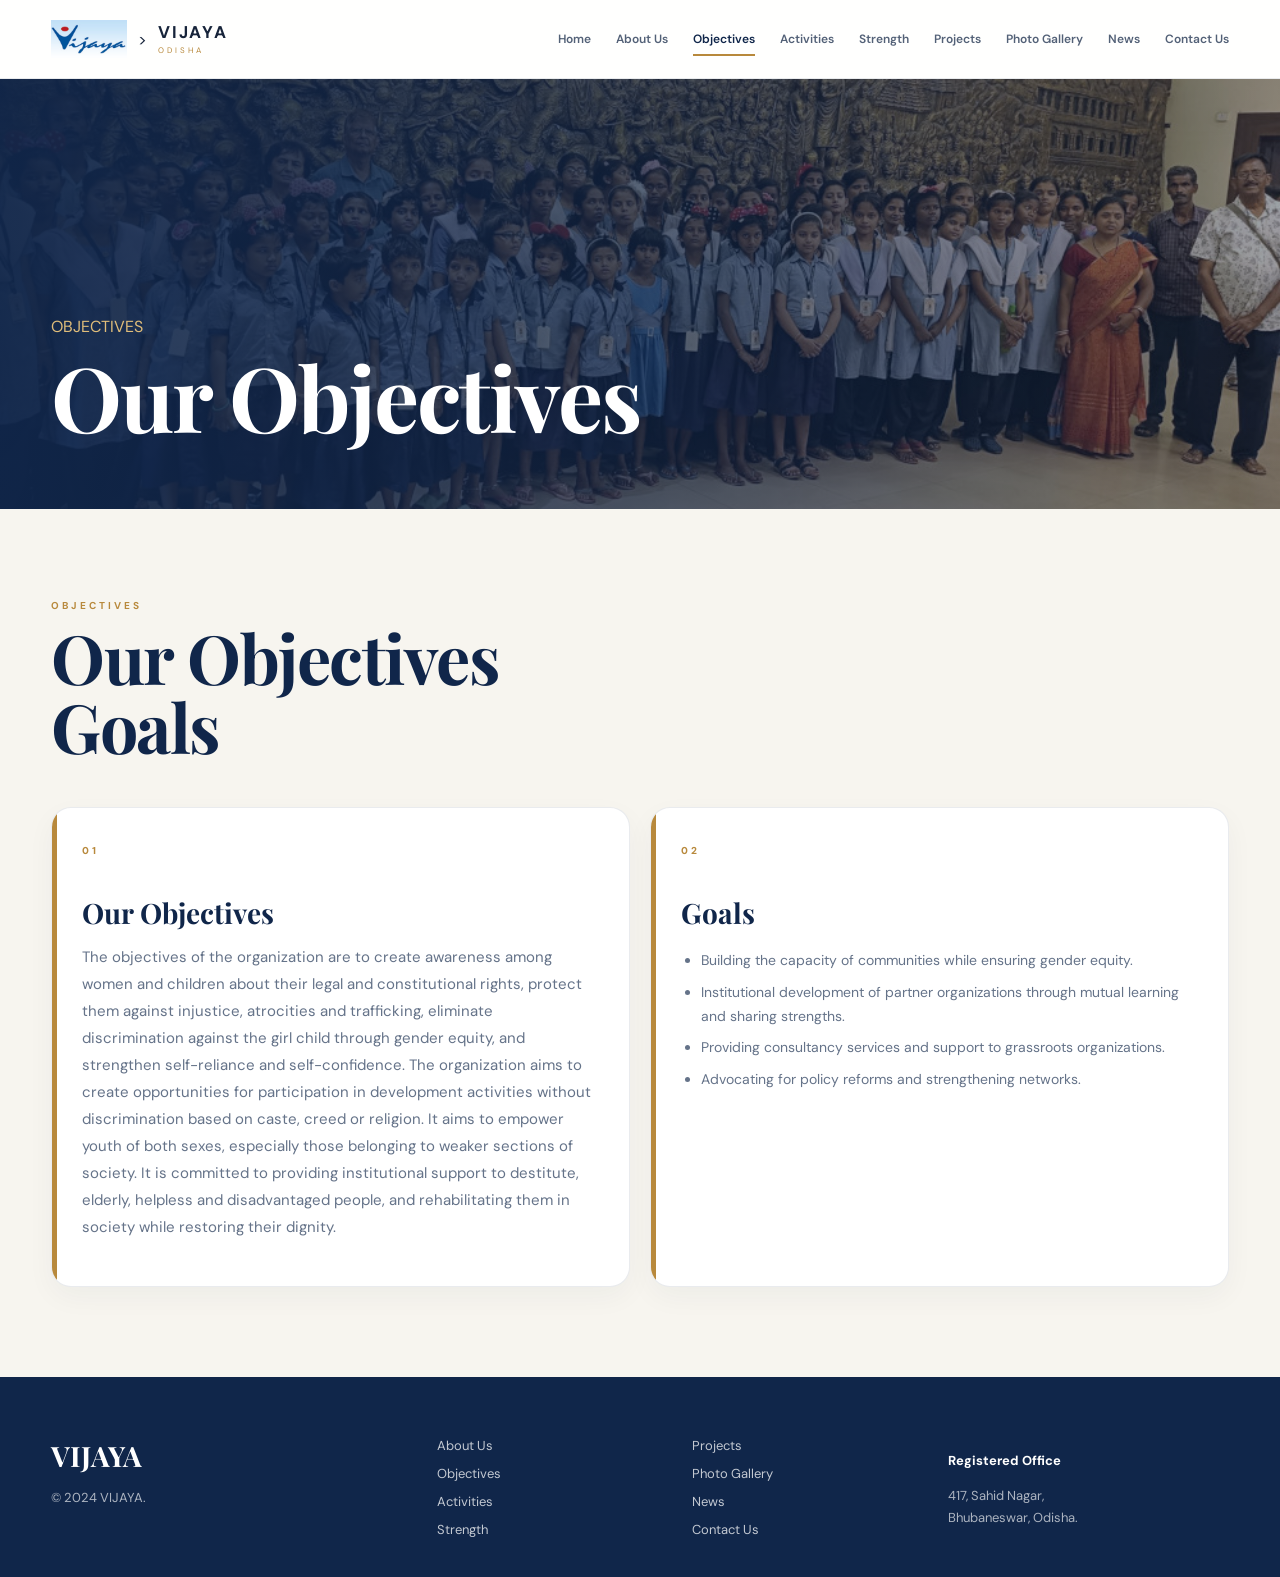
<file: objectives.html>
<!doctype html>
<html lang="en">
  <head>
    <meta charset="utf-8" />
    <meta name="viewport" content="width=device-width,initial-scale=1" />
    <title>Objectives | Vijaya</title>
    <link rel="preconnect" href="https://fonts.googleapis.com" />
    <link rel="preconnect" href="https://fonts.gstatic.com" crossorigin />
    <link
      href="https://fonts.googleapis.com/css2?family=DM+Sans:wght@400;500;600;700;800&family=Playfair+Display:wght@500;600;700&display=swap"
      rel="stylesheet"
    />
    <link rel="stylesheet" href="css/style.css" />
    <link rel="stylesheet" href="css/site-pages.css" />
  </head>
  <body>
    <a class="skip-link" href="#main">Skip to content</a>
    <header class="site-header">
      <div class="container nav">
        <a class="brand" href="index.html" aria-label="VIJAYA home"
          ><img class="brand-mark" src="logo.jpg" alt="VIJAYA logo" />
          ><span class="brand-copy"
            ><strong>VIJAYA</strong><small>ODISHA</small></span
          ></a
        ><button
          class="menu-toggle"
          type="button"
          aria-label="Open navigation"
          aria-expanded="false"
        >
          <span></span><span></span><span></span>
        </button>
        <nav class="nav-links" aria-label="Primary navigation">
          <a href="index.html">Home</a>
          <a href="about-us.html">About Us</a>
          <a href="objectives.html">Objectives</a>
          <a href="activities.html">Activities</a>
          <a href="strength.html">Strength</a>
          <a href="projects.html">Projects</a>
          <a href="photo-gallery.html">Photo Gallery</a>
          <a href="news.html">News</a>
          <a href="contact.html">Contact Us</a>
        </nav>
      </div>
    </header>
    <main id="main" class="page-main">
      <section class="page-hero">
        <img
          src="assets\images\2026\photo-08.jpg"
          alt="Vijaya objectives"
        />
        <div class="page-hero-content">
          <p class="eyebrow"><span></span> OBJECTIVES</p>
          <h1>Our Objectives</h1>
          
        </div>
      </section>
      <section class="page-section">
        <div class="container">
          <div class="page-heading">
            <p class="small-label">Objectives</p>
            <h2>Our Objectives</h2>
            <h2>Goals</h2>
          </div>
          <div class="content-grid">
            <article class="info-card">
              <span class="number">01</span>
              <h3>Our Objectives</h3>
              <p>
                The objectives of the organization are to create awareness
                among women and children about their legal and constitutional
                rights, protect them against injustice, atrocities and
                trafficking, eliminate discrimination against the girl child
                through gender equity, and strengthen self-reliance and
                self-confidence. The organization aims to create opportunities
                for participation in development activities without
                discrimination based on caste, creed or religion. It aims to
                empower youth of both sexes, especially those belonging to
                weaker sections of society. It is committed to providing
                institutional support to destitute, elderly, helpless and
                disadvantaged people, and rehabilitating them in society while
                restoring their dignity.
              </p>
            </article>
            <article class="info-card">
              <span class="number">02</span>
              <h3>Goals</h3>
              <ul>
                <li>Building the capacity of communities while ensuring gender equity.</li>
                <li>Institutional development of partner organizations through mutual learning and sharing strengths.</li>
                <li>Providing consultancy services and support to grassroots organizations.</li>
                <li>Advocating for policy reforms and strengthening networks.</li>
              </ul>
            </article>
          </div>
        </div>
      </section>
    </main>
    <footer class="site-footer">
      <div class="container footer-grid">
        <div>
          <a class="footer-brand" href="index.html">VIJAYA</a>
          <p>© 2024 VIJAYA.</p>
        </div>
        <div class="footer-links">
          <a href="about-us.html">About Us</a
          ><a href="objectives.html">Objectives</a
          ><a href="activities.html">Activities</a
          ><a href="strength.html">Strength</a>
        </div>
        <div class="footer-links">
          <a href="projects.html">Projects</a
          ><a href="photo-gallery.html">Photo Gallery</a
          ><a href="news.html">News</a><a href="contact.html">Contact Us</a>
        </div>
        <div>
          <p class="footer-title">Registered Office</p>
          <p>417, Sahid Nagar,<br />Bhubaneswar, Odisha.</p>
        </div>
      </div>
    </footer>
    <script src="js/script.js"></script>
  </body>
</html>
</file>
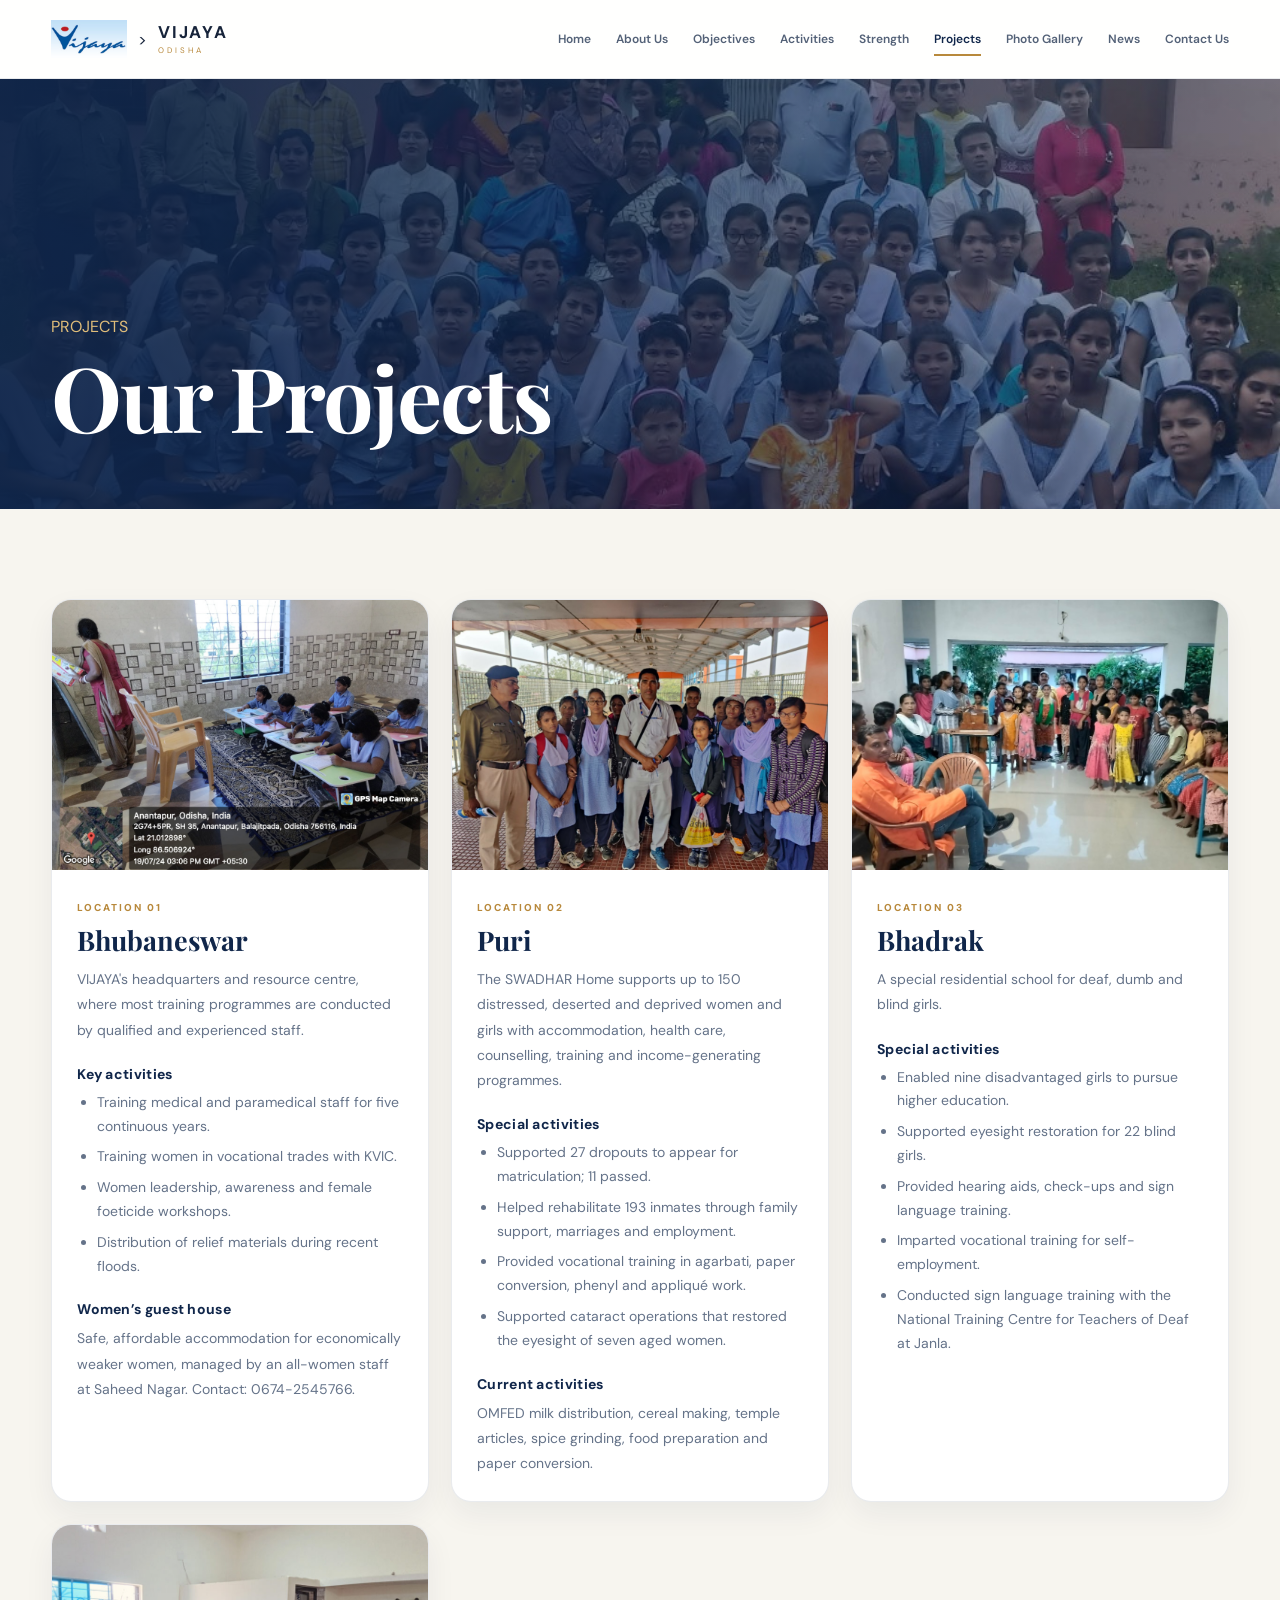
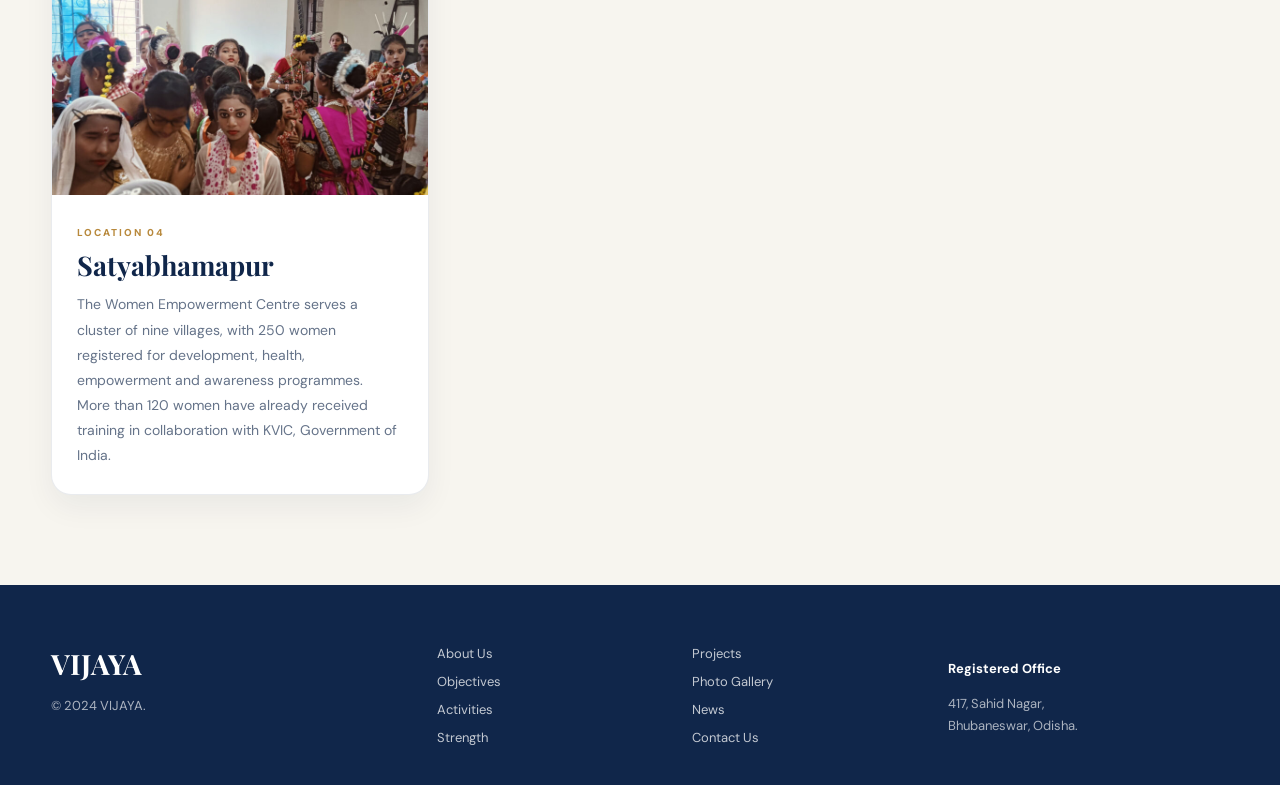
<file: projects.html>
<!doctype html>
<html lang="en">
  <head>
    <meta charset="utf-8" />
    <meta name="viewport" content="width=device-width,initial-scale=1" />
    <title>Projects | Vijaya</title>
    <link rel="preconnect" href="https://fonts.googleapis.com" />
    <link rel="preconnect" href="https://fonts.gstatic.com" crossorigin />
    <link
      href="https://fonts.googleapis.com/css2?family=DM+Sans:wght@400;500;600;700;800&family=Playfair+Display:wght@500;600;700&display=swap"
      rel="stylesheet"
    />
    <link rel="stylesheet" href="css/style.css" />
    <link rel="stylesheet" href="css/site-pages.css" />
  </head>
  <body>
    <a class="skip-link" href="#main">Skip to content</a>
    <header class="site-header">
      <div class="container nav">
        <a class="brand" href="index.html" aria-label="VIJAYA home"
          ><img class="brand-mark" src="logo.jpg" alt="VIJAYA logo" />
          ><span class="brand-copy"
            ><strong>VIJAYA</strong><small>ODISHA</small></span
          ></a
        ><button
          class="menu-toggle"
          type="button"
          aria-label="Open navigation"
          aria-expanded="false"
        >
          <span></span><span></span><span></span>
        </button>
        <nav class="nav-links" aria-label="Primary navigation">
          <a href="index.html">Home</a><a href="about-us.html">About Us</a
          ><a href="objectives.html">Objectives</a
          ><a href="activities.html">Activities</a
          ><a href="strength.html">Strength</a
          ><a href="projects.html">Projects</a
          ><a href="photo-gallery.html">Photo Gallery</a
          ><a href="news.html">News</a><a href="contact.html">Contact Us</a>
        </nav>
      </div>
    </header>
    <main id="main" class="page-main">
      <section class="page-hero">
        <img src="assets\images\2026\photo-02.jpg" alt="Vijaya project" />
        <div class="page-hero-content">
          <p class="eyebrow"><span></span> PROJECTS</p>
          <h1>Our Projects</h1>
        </div>
      </section>
      <section class="page-section">
        <div class="container">
          <div class="project-grid-pages">
            <article class="project-card-page">
              <img
                src="assets\images\2026\photo-10.jpg"
                alt="Bhubaneswar office and projects"
              />
              <div class="project-body">
                <span class="project-tag">Location 01</span>
                <h3>Bhubaneswar</h3>
                <p>
                  VIJAYA's headquarters and resource centre, where most
                  training programmes are conducted by qualified and
                  experienced staff.
                </p>
                <h4>Key activities</h4>
                <ul>
                  <li>Training medical and paramedical staff for five continuous years.</li>
                  <li>Training women in vocational trades with KVIC.</li>
                  <li>Women leadership, awareness and female foeticide workshops.</li>
                  <li>Distribution of relief materials during recent floods.</li>
                </ul>
                <h4>Women’s guest house</h4>
                <p>
                  Safe, affordable accommodation for economically weaker women,
                  managed by an all-women staff at Saheed Nagar. Contact:
                  0674-2545766.
                </p>
              </div>
            </article>
            <article class="project-card-page">
              <img
                src="assets\images\2026\photo-04.jpg"
                alt="Puri SWADHAR Home"
              />
              <div class="project-body">
                <span class="project-tag">Location 02</span>
                <h3>Puri</h3>
                <p>
                  The SWADHAR Home supports up to 150 distressed, deserted and
                  deprived women and girls with accommodation, health care,
                  counselling, training and income-generating programmes.
                </p>
                <h4>Special activities</h4>
                <ul>
                  <li>Supported 27 dropouts to appear for matriculation; 11 passed.</li>
                  <li>Helped rehabilitate 193 inmates through family support, marriages and employment.</li>
                  <li>Provided vocational training in agarbati, paper conversion, phenyl and appliqué work.</li>
                  <li>Supported cataract operations that restored the eyesight of seven aged women.</li>
                </ul>
                <h4>Current activities</h4>
                <p>OMFED milk distribution, cereal making, temple articles, spice grinding, food preparation and paper conversion.</p>
              </div>
            </article>
            <article class="project-card-page">
              <img
                src="assets\images\2026\photo-06.jpg"
                alt="Bhadrak residential school"
              />
              <div class="project-body">
                <span class="project-tag">Location 03</span>
                <h3>Bhadrak</h3>
                <p>
                  A special residential school for deaf, dumb and blind girls.
                </p>
                <h4>Special activities</h4>
                <ul>
                  <li>Enabled nine disadvantaged girls to pursue higher education.</li>
                  <li>Supported eyesight restoration for 22 blind girls.</li>
                  <li>Provided hearing aids, check-ups and sign language training.</li>
                  <li>Imparted vocational training for self-employment.</li>
                  <li>Conducted sign language training with the National Training Centre for Teachers of Deaf at Janla.</li>
                </ul>
              </div>
            </article>
            <article class="project-card-page">
              <img
                src="assets\images\2025\photo-03.jpg"
                alt="Satyabhamapur Women Empowerment Centre"
              />
              <div class="project-body">
                <span class="project-tag">Location 04</span>
                <h3>Satyabhamapur</h3>
                <p>
                  The Women Empowerment Centre serves a cluster of nine
                  villages, with 250 women registered for development, health,
                  empowerment and awareness programmes.
                </p>
                <p>More than 120 women have already received training in collaboration with KVIC, Government of India.</p>
              </div>
            </article>
          </div>
        </div>
      </section>
    </main>
    <footer class="site-footer">
      <div class="container footer-grid">
        <div>
          <a class="footer-brand" href="index.html">VIJAYA</a>
          <p>© 2024 VIJAYA.</p>
        </div>
        <div class="footer-links">
          <a href="about-us.html">About Us</a
          ><a href="objectives.html">Objectives</a
          ><a href="activities.html">Activities</a
          ><a href="strength.html">Strength</a>
        </div>
        <div class="footer-links">
          <a href="projects.html">Projects</a
          ><a href="photo-gallery.html">Photo Gallery</a
          ><a href="news.html">News</a><a href="contact.html">Contact Us</a>
        </div>
        <div>
          <p class="footer-title">Registered Office</p>
          <p>417, Sahid Nagar,<br />Bhubaneswar, Odisha.</p>
        </div>
      </div>
    </footer>
    <script src="js/script.js"></script>
  </body>
</html>
</file>
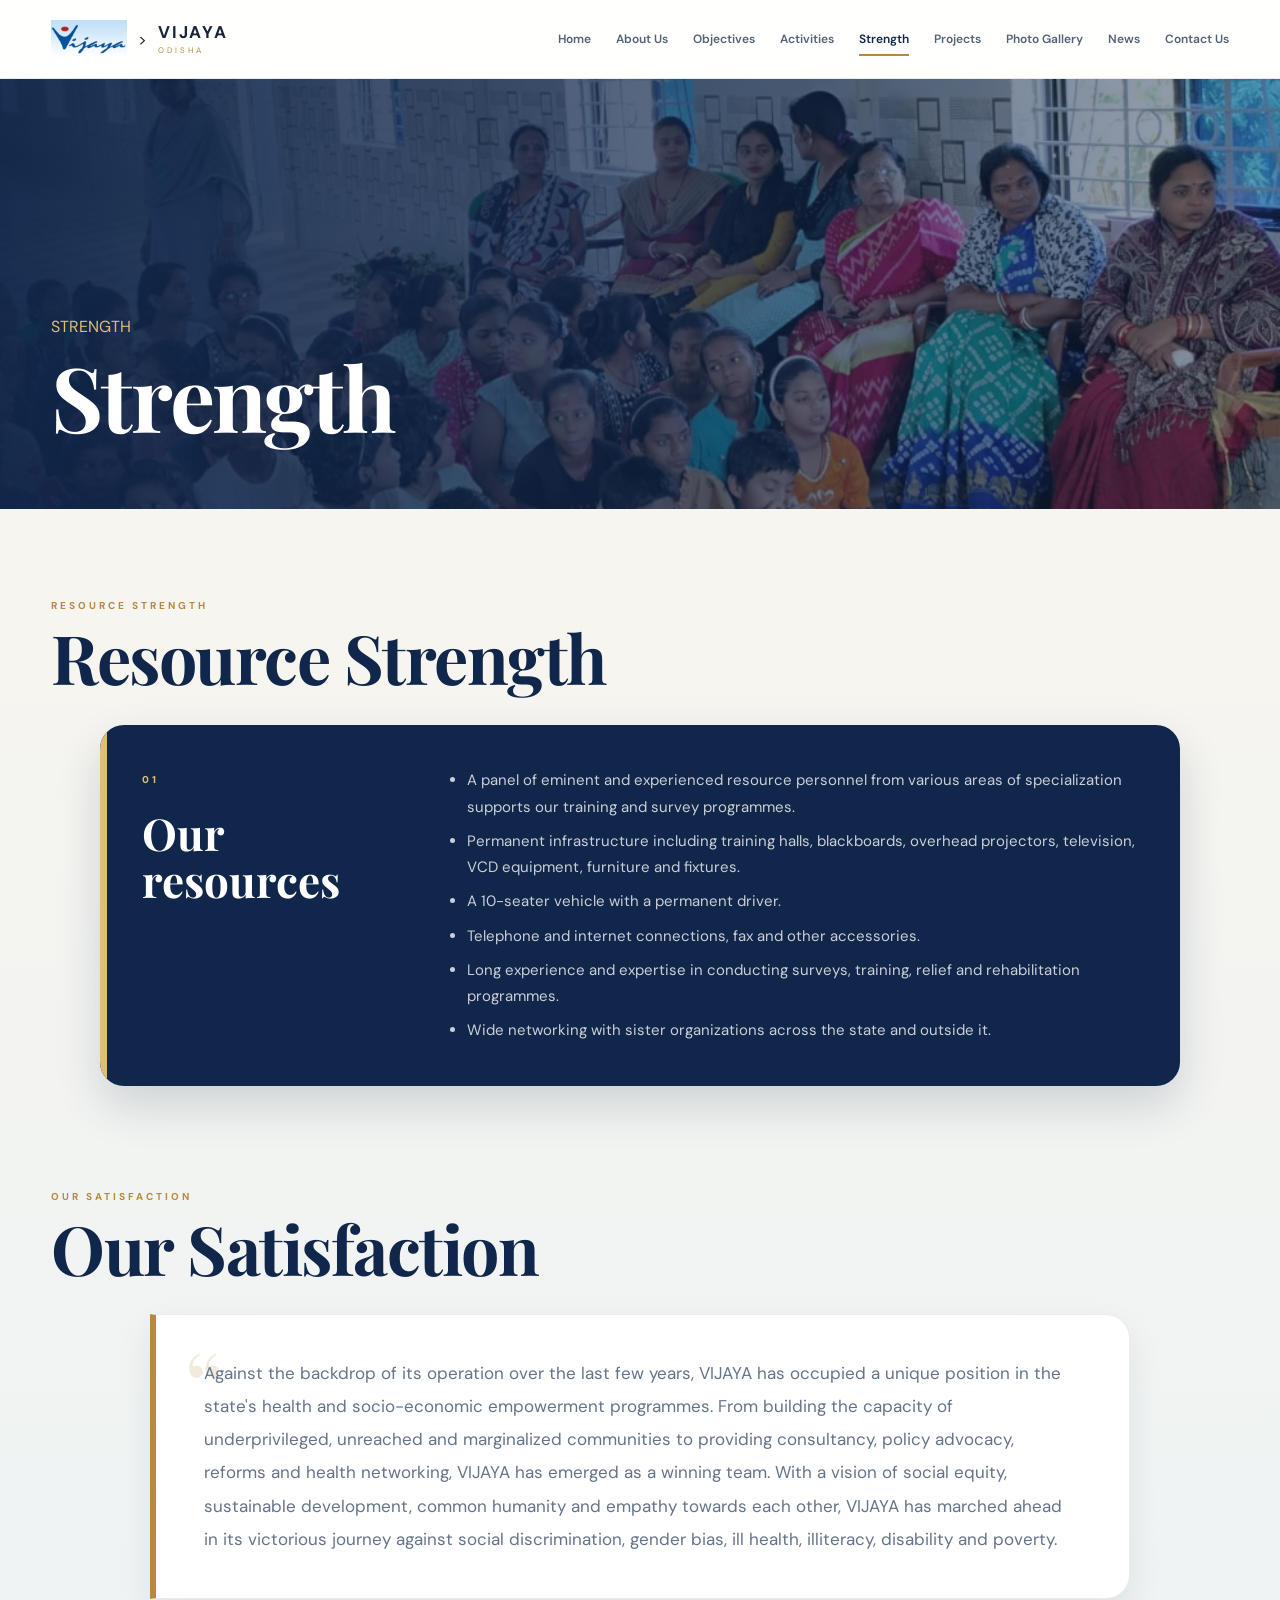
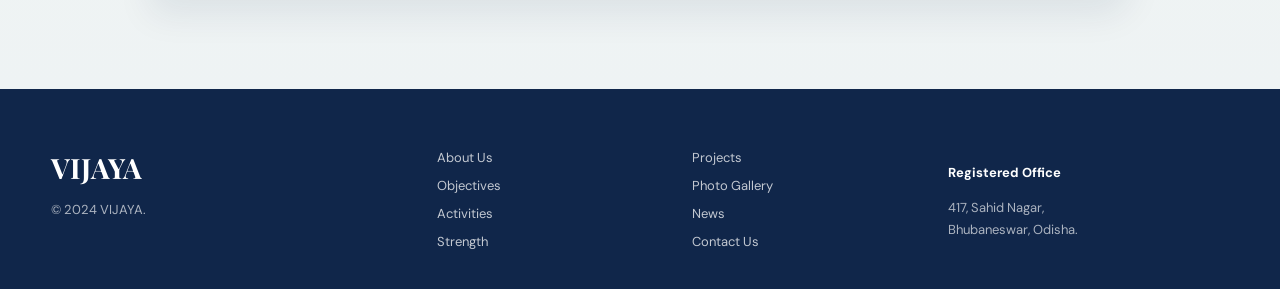
<file: strength.html>
<!doctype html>
<html lang="en">
  <head>
    <meta charset="utf-8" />
    <meta name="viewport" content="width=device-width,initial-scale=1" />
    <title>Strength | Vijaya</title>
    <link rel="preconnect" href="https://fonts.googleapis.com" />
    <link rel="preconnect" href="https://fonts.gstatic.com" crossorigin />
    <link
      href="https://fonts.googleapis.com/css2?family=DM+Sans:wght@400;500;600;700;800&family=Playfair+Display:wght@500;600;700&display=swap"
      rel="stylesheet"
    />
    <link rel="stylesheet" href="css/style.css" />
    <link rel="stylesheet" href="css/site-pages.css" />
  </head>
  <body>
    <a class="skip-link" href="#main">Skip to content</a>
    <header class="site-header">
      <div class="container nav">
        <a class="brand" href="index.html" aria-label="VIJAYA home"
          ><img class="brand-mark" src="logo.jpg" alt="VIJAYA logo" />
          ><span class="brand-copy"
            ><strong>VIJAYA</strong><small>ODISHA</small></span
          ></a
        ><button
          class="menu-toggle"
          type="button"
          aria-label="Open navigation"
          aria-expanded="false"
        >
          <span></span><span></span><span></span>
        </button>
        <nav class="nav-links" aria-label="Primary navigation">
          <a href="index.html">Home</a>
          <a href="about-us.html">About Us</a>
          <a href="objectives.html">Objectives</a>
          <a href="activities.html">Activities</a>
          <a href="strength.html">Strength</a>
          <a href="projects.html">Projects</a>
          <a href="photo-gallery.html">Photo Gallery</a>
          <a href="news.html">News</a><a href="contact.html">Contact Us</a>
        </nav>
      </div>
    </header>
    <main id="main" class="page-main">
      <section class="page-hero">
        <img
          src="assets\images\2026\photo-07.jpg"
          alt="Vijaya students"
        />
        <div class="page-hero-content">
          <p class="eyebrow"><span></span> STRENGTH</p>
          <h1>Strength</h1>
        </div>
      </section>
      <section class="page-section strength-section">
        <div class="container">
          <div class="page-heading strength-heading">
            <p class="small-label">Resource Strength</p>
            <h2>Resource Strength</h2>
          </div>
          <article class="info-card strength-resource-card">
            <div class="strength-resource-intro">
              <span class="number">01</span>
              <h3>Our resources</h3>
            </div>
            <ul>
              <li>A panel of eminent and experienced resource personnel from various areas of specialization supports our training and survey programmes.</li>
              <li>Permanent infrastructure including training halls, blackboards, overhead projectors, television, VCD equipment, furniture and fixtures.</li>
              <li>A 10-seater vehicle with a permanent driver.</li>
              <li>Telephone and internet connections, fax and other accessories.</li>
              <li>Long experience and expertise in conducting surveys, training, relief and rehabilitation programmes.</li>
              <li>Wide networking with sister organizations across the state and outside it.</li>
            </ul>
          </article>
          <div class="page-heading strength-satisfaction-heading">
            <p class="small-label">Our Satisfaction</p>
            <h2>Our Satisfaction</h2>
          </div>
          <article class="prose-card strength-satisfaction">
            <p>
              Against the backdrop of its operation over the last few years,
              VIJAYA has occupied a unique position in the state's health and
              socio-economic empowerment programmes. From building the
              capacity of underprivileged, unreached and marginalized
              communities to providing consultancy, policy advocacy, reforms
              and health networking, VIJAYA has emerged as a winning team.
              With a vision of social equity, sustainable development, common
              humanity and empathy towards each other, VIJAYA has marched
              ahead in its victorious journey against social discrimination,
              gender bias, ill health, illiteracy, disability and poverty.
            </p>
          </article>
        </div>
      </section>
    </main>
    <footer class="site-footer">
      <div class="container footer-grid">
        <div>
          <a class="footer-brand" href="index.html">VIJAYA</a>
          <p>© 2024 VIJAYA.</p>
        </div>
        <div class="footer-links">
          <a href="about-us.html">About Us</a
          ><a href="objectives.html">Objectives</a
          ><a href="activities.html">Activities</a
          ><a href="strength.html">Strength</a>
        </div>
        <div class="footer-links">
          <a href="projects.html">Projects</a
          ><a href="photo-gallery.html">Photo Gallery</a
          ><a href="news.html">News</a><a href="contact.html">Contact Us</a>
        </div>
        <div>
          <p class="footer-title">Registered Office</p>
          <p>417, Sahid Nagar,<br />Bhubaneswar, Odisha.</p>
        </div>
      </div>
    </footer>
    <script src="js/script.js"></script>
  </body>
</html>
</file>
<file: css/style.css>
* {
  box-sizing: border-box;
}
html {
  scroll-behavior: smooth;
}
body {
  margin: 0;
  background: #f7f5ef;
  color: #17243a;
  font-family: "DM Sans", sans-serif;
}
a {
  color: inherit;
  text-decoration: none;
}
button {
  font: inherit;
}
.container {
  width: min(1380px, 92vw);
  margin-inline: auto;
}
.skip-link {
  position: fixed;
  left: 15px;
  top: -60px;
  z-index: 10000;
  padding: 12px 18px;
  background: #10264a;
  color: #fff;
  border-radius: 6px;
}
.skip-link:focus {
  top: 15px;
}

.site-header {
  position: sticky;
  top: 0;
  z-index: 1000;
  background: rgba(255, 255, 255, 0.92);
  border-bottom: 1px solid rgba(16, 38, 74, 0.09);
  backdrop-filter: blur(16px);
}
.nav {
  min-height: 78px;
  display: flex;
  align-items: center;
  justify-content: space-between;
  gap: 30px;
}
.brand {
  display: flex;
  align-items: center;
  gap: 11px;
}
.brand-mark {
  width: 76px;
  height: 48px;
  display: block;
  object-fit: contain;
  object-position: center;
}
.brand-copy {
  display: flex;
  flex-direction: column;
  line-height: 1;
}
.brand-copy strong {
  font-size: 17px;
  letter-spacing: 2px;
}
.brand-copy small {
  margin-top: 5px;
  font-size: 8px;
  letter-spacing: 3px;
  color: #b8893c;
}
.nav-links {
  display: flex;
  align-items: center;
  gap: 25px;
}
.nav-links a {
  font-size: 12px;
  font-weight: 600;
  color: #536177;
  padding: 31px 0;
  position: relative;
}
.nav-links a:after {
  content: "";
  position: absolute;
  left: 0;
  right: 100%;
  bottom: 22px;
  height: 2px;
  background: #b8893c;
  transition: 0.25s;
}
.nav-links a:hover,
.nav-links a.active {
  color: #10264a;
}
.nav-links a:hover:after,
.nav-links a.active:after {
  right: 0;
}
.menu-toggle {
  display: none;
  border: 0;
  background: transparent;
  padding: 8px;
}
.menu-toggle span {
  display: block;
  width: 25px;
  height: 2px;
  background: #10264a;
  margin: 5px 0;
}

.site-footer {
  background: #10264a;
  color: #fff;
  margin-top: 0;
  padding: 60px 0 35px;
}
.footer-grid {
  display: grid;
  grid-template-columns: 1.6fr 1fr 1fr 1.3fr;
  gap: 40px;
}
.footer-brand {
  font-family: "Playfair Display", serif;
  font-size: 28px;
  font-weight: 700;
}
.site-footer p {
  color: rgba(255, 255, 255, 0.65);
  font-size: 13px;
  line-height: 1.7;
}
.footer-links {
  display: flex;
  flex-direction: column;
  gap: 11px;
}
.footer-links a {
  color: rgba(255, 255, 255, 0.75);
  font-size: 13px;
}
.footer-links a:hover {
  color: #fff;
}
.footer-title {
  color: #fff !important;
  font-weight: 700;
}

@media (max-width: 1050px) {
  .nav-links {
    gap: 15px;
  }
  .nav-links a {
    font-size: 11px;
  }
}
@media (max-width: 850px) {
  .menu-toggle {
    display: block;
  }
  .nav-links {
    position: absolute;
    top: 78px;
    left: 0;
    right: 0;
    display: none;
    flex-direction: column;
    align-items: stretch;
    gap: 0;
    padding: 10px 5vw 20px;
    background: #fff;
    border-bottom: 1px solid #ddd;
  }
  .nav-links.open {
    display: flex;
  }
  .nav-links a {
    padding: 13px 0;
  }
  .nav-links a:after {
    bottom: 6px;
  }
  .footer-grid {
    grid-template-columns: 1fr 1fr;
  }
}
@media (max-width: 550px) {
  .footer-grid {
    grid-template-columns: 1fr;
  }
}
</file>
<file: css/site-pages.css>
:root {
  --navy: #10264a;
  --gold: #b8893c;
  --cream: #f7f5ef;
  --blue-soft: #edf3f7;
  --text: #17243a;
  --muted: #657389;
  --line: #dfe5ea;
  --white: #fff;
  --shadow: 0 18px 45px rgba(16, 38, 74, 0.1);
}

/* Shared page system — intentionally separate from the Photo Gallery CSS. */
.page-main {
  background: var(--cream);
  overflow: hidden;
}
.page-hero {
  position: relative;
  min-height: 430px;
  display: flex;
  align-items: flex-end;
  background: var(--navy);
  color: #fff;
  overflow: hidden;
}
.page-hero img {
  position: absolute;
  inset: 0;
  width: 100%;
  height: 100%;
  object-fit: cover;
  opacity: 0.72;
}
.page-hero::after {
  content: "";
  position: absolute;
  inset: 0;
  background: linear-gradient(
    90deg,
    rgba(16, 38, 74, 0.94),
    rgba(16, 38, 74, 0.55) 55%,
    rgba(16, 38, 74, 0.18)
  );
}
.page-hero-content {
  position: relative;
  z-index: 2;
  padding: 80px 0 70px;
  width: min(1380px, 92vw);
  margin-inline: auto;
}
.page-hero .eyebrow {
  color: #e0bd7a;
  margin-bottom: 16px;
}
.page-hero h1 {
  font-family: "Playfair Display", serif;
  font-size: clamp(54px, 7vw, 92px);
  line-height: 0.96;
  letter-spacing: -2px;
  margin: 0;
  max-width: 900px;
}
.page-hero .hero-sub {
  max-width: 650px;
  margin: 22px 0 0;
  color: rgba(255, 255, 255, 0.78);
  font-size: 16px;
  line-height: 1.8;
}

.page-section {
  padding: 90px 0;
}
.page-section.soft-section {
  background: var(--blue-soft);
}
.page-section.cream-section {
  background: #f3eee4;
}
.page-heading {
  margin-bottom: 46px;
  max-width: 850px;
}
.page-heading .small-label {
  font-size: 10px;
  letter-spacing: 3px;
  font-weight: 700;
  color: var(--gold);
  margin: 0 0 10px;
  text-transform: uppercase;
}
.page-heading h2 {
  font-family: "Playfair Display", serif;
  color: var(--navy);
  font-size: clamp(42px, 5.5vw, 68px);
  line-height: 1.02;
  letter-spacing: -1.5px;
  margin: 0;
}
.page-heading p:not(.small-label) {
  color: var(--muted);
  font-size: 16px;
  line-height: 1.85;
  max-width: 780px;
}

.prose-card {
  background: #fff;
  border: 1px solid rgba(16, 38, 74, 0.09);
  border-radius: 20px;
  padding: 34px;
  box-shadow: 0 10px 30px rgba(16, 38, 74, 0.05);
}
.prose-card h3 {
  font-family: "Playfair Display", serif;
  color: var(--navy);
  font-size: 30px;
  margin: 0 0 15px;
}
.prose-card p {
  color: var(--muted);
  font-size: 15px;
  line-height: 1.9;
  margin: 0;
}
.prose-card + .prose-card {
  margin-top: 18px;
}

.about-layout {
  display: grid;
  grid-template-columns: minmax(280px, 0.9fr) minmax(0, 1.1fr);
  gap: 52px;
  align-items: start;
}
.about-photo {
  min-height: 560px;
  border-radius: 22px;
  overflow: hidden;
  background: #ddd;
  box-shadow: var(--shadow);
  position: sticky;
  top: 110px;
}
.about-photo img {
  width: 100%;
  height: 100%;
  object-fit: cover;
}
.about-copy {
  display: grid;
  gap: 18px;
}

.content-grid {
  display: grid;
  grid-template-columns: repeat(2, minmax(0, 1fr));
  gap: 20px;
}
.info-card {
  background: #fff;
  border: 1px solid rgba(16, 38, 74, 0.09);
  border-radius: 20px;
  padding: 30px;
  min-height: 220px;
  position: relative;
  overflow: hidden;
  box-shadow: 0 10px 28px rgba(16, 38, 74, 0.045);
}
.info-card::before {
  content: "";
  position: absolute;
  left: 0;
  top: 0;
  width: 5px;
  height: 100%;
  background: var(--gold);
}
.info-card .number {
  font-size: 10px;
  letter-spacing: 3px;
  font-weight: 800;
  color: var(--gold);
}
.info-card h3 {
  font-family: "Playfair Display", serif;
  color: var(--navy);
  font-size: 28px;
  line-height: 1.15;
  margin: 38px 0 0;
}
.info-card p {
  color: var(--muted);
  font-size: 15px;
  line-height: 1.8;
}
.info-card ul {
  color: var(--muted);
  font-size: 14px;
  line-height: 1.7;
  margin: 20px 0 0;
  padding-left: 20px;
}
.info-card li + li {
  margin-top: 8px;
}

.strength-section {
  background: linear-gradient(180deg, var(--cream) 0%, #eef3f4 100%);
}
.strength-heading {
  max-width: 700px;
  margin-bottom: 34px;
}
.strength-resource-card {
  display: grid;
  grid-template-columns: minmax(190px, 0.38fr) minmax(0, 1fr);
  gap: 42px;
  align-items: start;
  max-width: 1080px;
  margin: 0 auto;
  padding: 42px;
  background: var(--navy);
  border: 0;
  border-radius: 24px;
  box-shadow: 0 20px 45px rgba(16, 38, 74, 0.16);
}
.strength-resource-card::before {
  width: 7px;
  background: #e0bd7a;
}
.strength-resource-intro h3 {
  color: #fff;
  font-family: "Playfair Display", serif;
  font-size: clamp(30px, 4vw, 44px);
  line-height: 1.05;
  margin: 22px 0 0;
}
.strength-resource-card .number {
  color: #e0bd7a;
}
.strength-resource-card ul {
  color: rgba(255, 255, 255, 0.78);
  margin: 0;
  font-size: 15px;
  line-height: 1.75;
}
.strength-satisfaction-heading {
  max-width: 700px;
  margin: 104px 0 32px;
}
.strength-satisfaction {
  position: relative;
  max-width: 980px;
  margin: 0 auto;
  padding: 42px 48px;
  border-left: 6px solid var(--gold);
  border-radius: 0 24px 24px 0;
  box-shadow: 0 16px 35px rgba(16, 38, 74, 0.08);
}
.strength-satisfaction::before {
  content: "\201C";
  position: absolute;
  top: 20px;
  left: 28px;
  color: rgba(184, 137, 60, 0.18);
  font-family: "Playfair Display", serif;
  font-size: 96px;
  line-height: 1;
}
.strength-satisfaction p {
  position: relative;
  z-index: 1;
  max-width: 860px;
  font-size: 17px;
  line-height: 1.95;
}

.feature-layout {
  display: grid;
  grid-template-columns: 1.2fr 0.8fr;
  gap: 22px;
}
.feature-panel {
  position: relative;
  min-height: 580px;
  border-radius: 22px;
  overflow: hidden;
  background: var(--navy);
  color: #fff;
}
.feature-panel img {
  position: absolute;
  inset: 0;
  width: 100%;
  height: 100%;
  object-fit: cover;
  opacity: 0.76;
}
.feature-panel::after {
  content: "";
  position: absolute;
  inset: 35% 0 0;
  background: linear-gradient(transparent, rgba(5, 16, 30, 0.92));
}
.feature-panel-content {
  position: absolute;
  z-index: 2;
  left: 34px;
  right: 34px;
  bottom: 30px;
}
.feature-panel-content .small-label {
  color: #e0bd7a;
}
.feature-panel-content h2 {
  font-family: "Playfair Display", serif;
  font-size: 46px;
  line-height: 1;
  margin: 10px 0 0;
}
.side-stack {
  display: grid;
  gap: 22px;
}
.side-card {
  background: #fff;
  border: 1px solid rgba(16, 38, 74, 0.09);
  border-radius: 22px;
  padding: 32px;
  display: flex;
  flex-direction: column;
  justify-content: flex-end;
  min-height: 279px;
  box-shadow: 0 10px 28px rgba(16, 38, 74, 0.045);
}
.side-card .number {
  color: var(--gold);
  font-size: 11px;
  letter-spacing: 3px;
  font-weight: 800;
}
.side-card h3 {
  font-family: "Playfair Display", serif;
  color: var(--navy);
  font-size: 32px;
  margin: 40px 0 0;
  line-height: 1.05;
}
.side-card ul {
  color: var(--muted);
  font-size: 14px;
  line-height: 1.7;
  margin: 20px 0 0;
  padding-left: 20px;
}
.side-card li + li {
  margin-top: 8px;
}

.project-grid-pages {
  display: grid;
  grid-template-columns: repeat(3, minmax(0, 1fr));
  gap: 22px;
}
.project-card-page {
  background: #fff;
  border: 1px solid rgba(16, 38, 74, 0.09);
  border-radius: 20px;
  overflow: hidden;
  box-shadow: 0 12px 30px rgba(16, 38, 74, 0.06);
  transition:
    transform 0.25s,
    box-shadow 0.25s;
}
.project-card-page:hover {
  transform: translateY(-5px);
  box-shadow: 0 22px 44px rgba(16, 38, 74, 0.12);
}
.project-card-page img {
  width: 100%;
  height: 270px;
  object-fit: cover;
}
.project-card-page .project-body {
  padding: 25px;
}
.project-card-page .project-tag {
  display: block;
  color: var(--gold);
  font-size: 10px;
  letter-spacing: 2px;
  text-transform: uppercase;
  font-weight: 800;
  line-height: 1.5;
}
.project-card-page h3 {
  font-family: "Playfair Display", serif;
  color: var(--navy);
  font-size: 27px;
  line-height: 1.12;
  margin: 10px 0 12px;
}
.project-card-page p {
  color: var(--muted);
  font-size: 14px;
  line-height: 1.8;
  margin: 0;
}
.project-card-page h4 {
  margin: 22px 0 8px;
  color: var(--navy);
  font-size: 14px;
  letter-spacing: 0.3px;
}
.project-card-page ul {
  margin: 0;
  padding-left: 20px;
  color: var(--muted);
  font-size: 14px;
  line-height: 1.7;
}
.project-card-page li + li {
  margin-top: 7px;
}
.project-card-page .project-beneficiary-link {
  display: inline-block;
  margin-top: 22px;
  color: var(--navy);
  font-size: 13px;
  font-weight: 800;
  text-decoration: underline;
  text-underline-offset: 4px;
}

.news-list-pages {
  display: grid;
  gap: 18px;
  max-width: 980px;
}
.news-card-page {
  background: #fff;
  border: 1px solid rgba(16, 38, 74, 0.09);
  border-radius: 20px;
  padding: 30px 32px;
  display: grid;
  grid-template-columns: 170px 1fr;
  gap: 28px;
  box-shadow: 0 10px 26px rgba(16, 38, 74, 0.045);
}
.news-card-page .news-label {
  color: var(--gold);
  font-size: 10px;
  letter-spacing: 2px;
  text-transform: uppercase;
  font-weight: 800;
  padding-top: 6px;
}
.news-card-page h3 {
  font-family: "Playfair Display", serif;
  color: var(--navy);
  font-size: 29px;
  margin: 0 0 9px;
}
.news-card-page h3 a {
  color: inherit;
  text-decoration: none;
}
.news-card-page h3 a:hover {
  color: var(--gold);
}
.news-card-page p {
  color: var(--muted);
  margin: 0;
  font-size: 15px;
  line-height: 1.8;
}

.contact-layout {
  display: grid;
  grid-template-columns: 0.8fr 1.2fr;
  gap: 24px;
  align-items: stretch;
}
.contact-info {
  background: var(--navy);
  color: #fff;
  border-radius: 22px;
  padding: 40px;
  min-height: 470px;
  display: flex;
  flex-direction: column;
  justify-content: flex-end;
}
.contact-info .small-label {
  color: #e0bd7a;
  font-size: 10px;
  letter-spacing: 3px;
  font-weight: 800;
  text-transform: uppercase;
}
.contact-info h2 {
  font-family: "Playfair Display", serif;
  font-size: 44px;
  line-height: 1;
  margin: 12px 0 18px;
}
.contact-info p {
  color: rgba(255, 255, 255, 0.72);
  line-height: 1.8;
  font-size: 15px;
}
.contact-detail-group {
  margin-top: 18px;
}
.contact-detail-group h3 {
  margin: 0 0 4px;
  color: #e0bd7a;
  font-size: 13px;
  letter-spacing: 0.5px;
}
.contact-detail-group p {
  margin: 0;
  font-size: 14px;
  line-height: 1.65;
}
.contact-form-page {
  background: #fff;
  border: 1px solid rgba(16, 38, 74, 0.09);
  border-radius: 22px;
  padding: 40px;
  display: grid;
  gap: 18px;
  box-shadow: 0 12px 30px rgba(16, 38, 74, 0.06);
}
.form-field {
  display: grid;
  gap: 8px;
}
.form-field label {
  font-size: 11px;
  font-weight: 800;
  letter-spacing: 1px;
  text-transform: uppercase;
  color: var(--navy);
}
.form-field input,
.form-field textarea {
  width: 100%;
  border: 1px solid #d8e0e6;
  background: #fbfcfd;
  border-radius: 10px;
  padding: 13px 14px;
  color: var(--text);
  outline: none;
  transition:
    border-color 0.2s,
    box-shadow 0.2s;
}
.form-field textarea {
  resize: vertical;
  min-height: 150px;
}
.form-field input:focus,
.form-field textarea:focus {
  border-color: var(--gold);
  box-shadow: 0 0 0 3px rgba(184, 137, 60, 0.12);
}
.form-submit {
  border: 0;
  border-radius: 999px;
  background: var(--navy);
  color: #fff;
  padding: 14px 22px;
  font-weight: 800;
  cursor: pointer;
  justify-self: start;
  transition:
    transform 0.2s,
    background 0.2s;
}
.form-submit:hover {
  transform: translateY(-2px);
  background: #183560;
}
#status {
  margin: 0;
  color: var(--gold);
  font-size: 13px;
}

.home-hero {
  min-height: 720px;
  position: relative;
  display: flex;
  align-items: flex-end;
  background: var(--navy);
  color: #fff;
  overflow: hidden;
}
.home-hero img {
  position: absolute;
  inset: 0;
  width: 100%;
  height: 100%;
  object-fit: cover;
  opacity: 0.72;
}
.home-hero::after {
  content: "";
  position: absolute;
  inset: 0;
  background: linear-gradient(
    90deg,
    rgba(9, 24, 46, 0.94),
    rgba(9, 24, 46, 0.5) 58%,
    rgba(9, 24, 46, 0.1)
  );
}
.home-hero-content {
  position: relative;
  z-index: 2;
  padding: 110px 0 100px;
  width: min(1380px, 92vw);
  margin-inline: auto;
}
.home-hero .eyebrow {
  color: #e0bd7a;
  margin-bottom: 18px;
}
.home-hero h1 {
  font-family: "Playfair Display", serif;
  font-size: clamp(55px, 8vw, 104px);
  line-height: 0.93;
  letter-spacing: -3px;
  max-width: 850px;
  margin: 0;
}
.home-hero-note {
  font-size: 17px;
  color: rgba(255, 255, 255, 0.78);
  margin: 24px 0 0;
}
.home-actions {
  display: flex;
  gap: 12px;
  flex-wrap: wrap;
  margin-top: 32px;
}
.home-button {
  display: inline-flex;
  align-items: center;
  gap: 18px;
  border-radius: 999px;
  padding: 13px 21px;
  font-size: 13px;
  font-weight: 800;
  transition: transform 0.2s;
}
.home-button:hover {
  transform: translateY(-2px);
}
.home-button.primary {
  background: #fff;
  color: var(--navy);
}
.home-button.secondary {
  border: 1px solid rgba(255, 255, 255, 0.45);
  color: #fff;
  background: rgba(255, 255, 255, 0.06);
}
.home-intro {
  display: grid;
  grid-template-columns: 0.75fr 1.25fr;
  gap: 70px;
  align-items: start;
}
.home-intro .intro-title h2 {
  font-family: "Playfair Display", serif;
  font-size: clamp(42px, 5vw, 66px);
  line-height: 1;
  margin: 0;
  color: var(--navy);
}
.home-intro .lead-copy {
  font-size: 18px;
  line-height: 1.9;
  color: var(--muted);
  margin: 0;
}
.causes-grid {
  display: grid;
  grid-template-columns: repeat(3, 1fr);
  gap: 18px;
}
.cause-card {
  background: #fff;
  border: 1px solid rgba(16, 38, 74, 0.09);
  border-radius: 20px;
  padding: 30px;
  min-height: 190px;
  position: relative;
  overflow: hidden;
}
.cause-card::after {
  content: "";
  position: absolute;
  right: -35px;
  bottom: -35px;
  width: 110px;
  height: 110px;
  border-radius: 50%;
  background: rgba(184, 137, 60, 0.09);
}
.cause-card .number {
  color: var(--gold);
  font-size: 10px;
  letter-spacing: 3px;
  font-weight: 800;
}
.cause-card h3 {
  font-family: "Playfair Display", serif;
  color: var(--navy);
  font-size: 28px;
  line-height: 1.1;
  margin: 28px 0 0;
  max-width: 280px;
}
.cause-card p {
  position: relative;
  z-index: 1;
  color: var(--muted);
  font-size: 14px;
  line-height: 1.75;
  margin: 16px 0 0;
}
.home-projects {
  background: var(--navy);
  color: #fff;
}
.home-projects .page-heading h2 {
  color: #fff;
}
.home-projects .page-heading .small-label {
  color: #e0bd7a;
}
.home-project-grid {
  display: grid;
  grid-template-columns: repeat(3, 1fr);
  gap: 18px;
}
.home-project-card {
  border-radius: 20px;
  overflow: hidden;
  background: #17355d;
}
.home-project-card img {
  width: 100%;
  height: 260px;
  object-fit: cover;
}
.home-project-card .project-body {
  padding: 22px;
}
.home-project-card span {
  font-size: 10px;
  color: #e0bd7a;
  letter-spacing: 2px;
  text-transform: uppercase;
  font-weight: 800;
}
.home-project-card h3 {
  font-family: "Playfair Display", serif;
  font-size: 27px;
  line-height: 1.1;
  margin: 10px 0 0;
  color: #fff;
.project-card-page h4 {
  margin: 22px 0 8px;
  color: var(--navy);
  font-size: 14px;
  letter-spacing: 0.3px;
}
.project-card-page ul {
  margin: 0;
  padding-left: 20px;
  color: var(--muted);
  font-size: 14px;
  line-height: 1.7;
}
.project-card-page li + li {
  margin-top: 7px;
}
.project-card-page .project-beneficiary-link {
  display: inline-block;
  margin-top: 22px;
  color: var(--navy);
  font-size: 13px;
  font-weight: 800;
  text-decoration: underline;
  text-underline-offset: 4px;
}
}
.home-project-card p {
  color: rgba(255, 255, 255, 0.68);
  font-size: 14px;
  line-height: 1.75;
  margin: 10px 0 0;
}

@media (max-width: 950px) {
  .about-layout,
  .home-intro,
  .contact-layout {
    grid-template-columns: 1fr;
  }
  .about-photo {
    position: relative;
    top: auto;
    min-height: 430px;
  }
  .feature-layout {
    grid-template-columns: 1fr;
  }
  .project-grid-pages,
  .home-project-grid {
    grid-template-columns: repeat(2, 1fr);
  }
  .causes-grid {
    grid-template-columns: 1fr 1fr;
  }
}
@media (max-width: 700px) {
  .page-section {
    padding: 65px 0;
  }
  .page-hero {
    min-height: 360px;
  }
  .page-hero-content {
    padding: 70px 0 55px;
  }
  .page-hero h1 {
    font-size: 54px;
  }
  .content-grid,
  .project-grid-pages,
  .home-project-grid,
  .causes-grid {
    grid-template-columns: 1fr;
  }
  .feature-panel {
    min-height: 440px;
  }
  .strength-resource-card {
    grid-template-columns: 1fr;
    gap: 24px;
    padding: 30px;
  }
  .strength-satisfaction-heading {
    margin-top: 72px;
  }
  .strength-satisfaction {
    padding: 34px 28px;
  }
  .side-card {
    min-height: 210px;
  }
  .news-card-page {
    grid-template-columns: 1fr;
    gap: 8px;
  }
  .contact-info,
  .contact-form-page {
    padding: 28px;
  }
  .home-hero {
    min-height: 650px;
  }
  .home-hero-content {
    padding: 90px 0 70px;
  }
}
</file>
